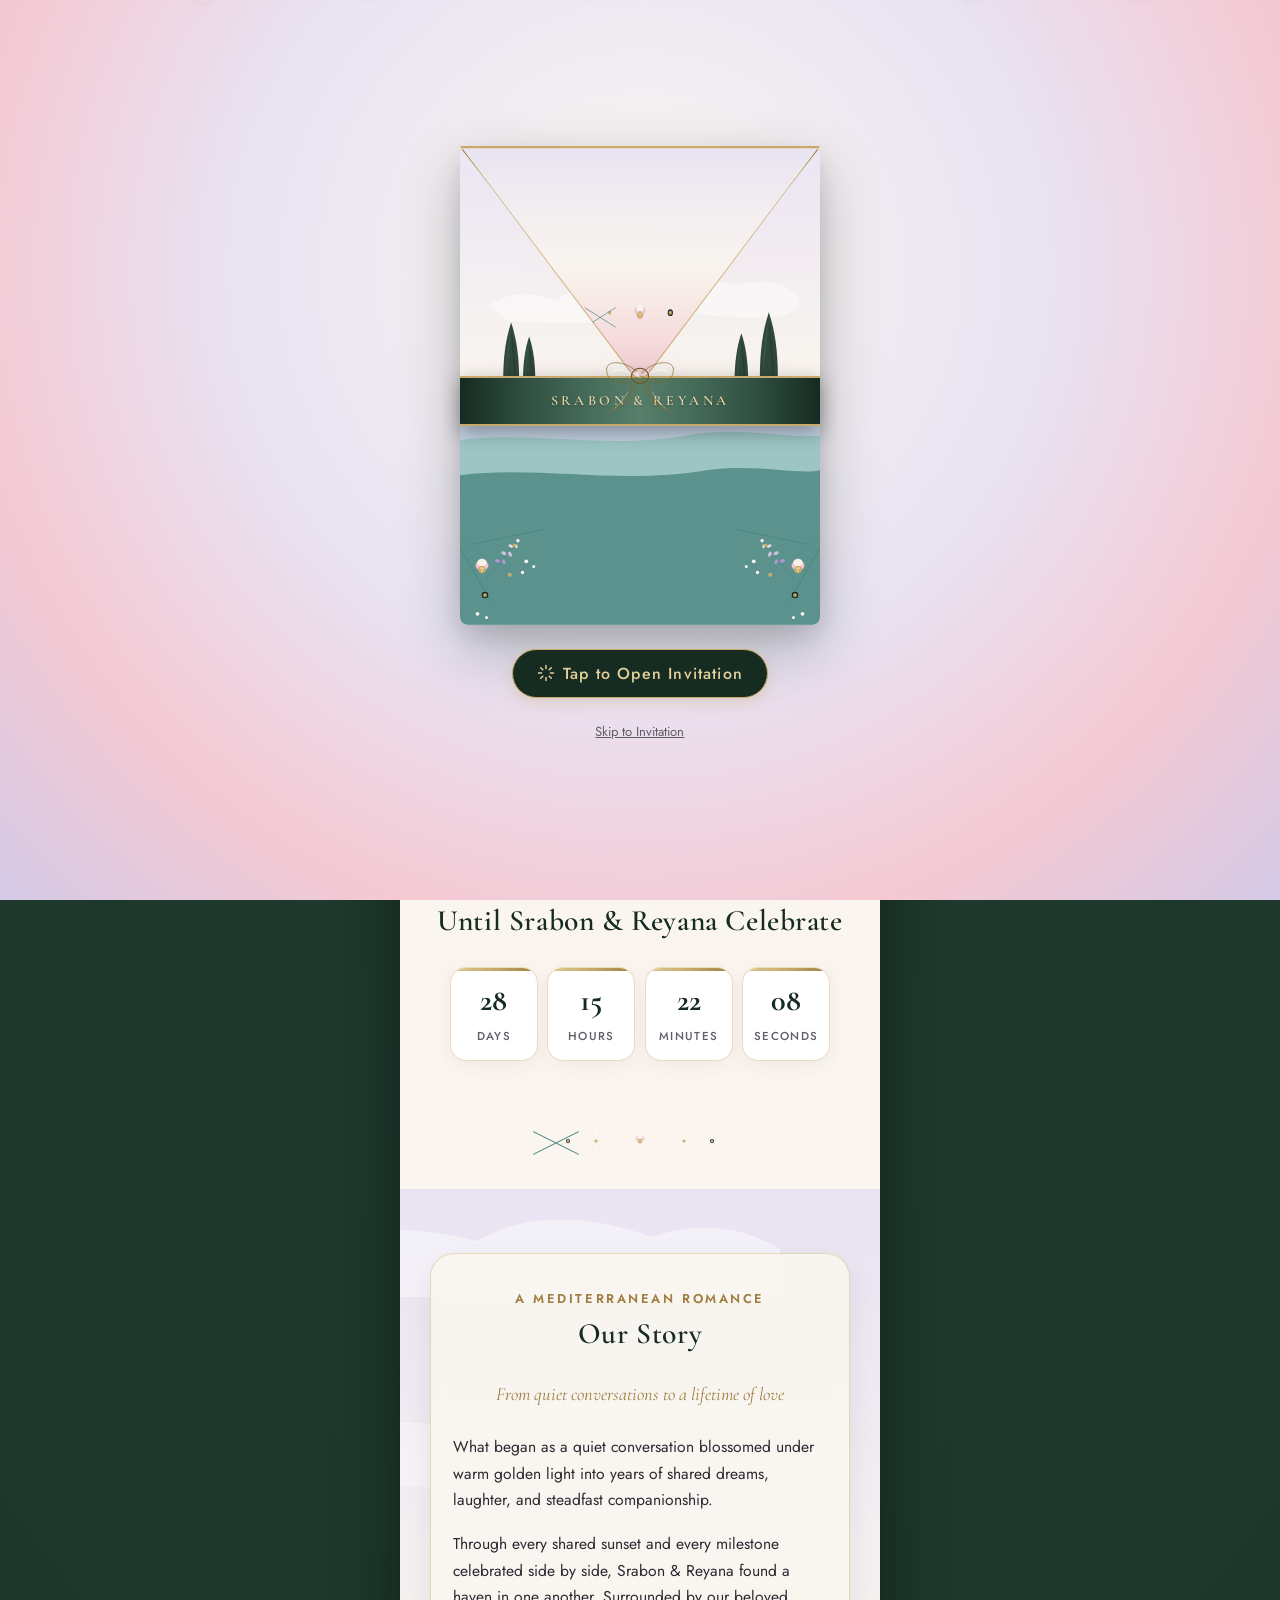
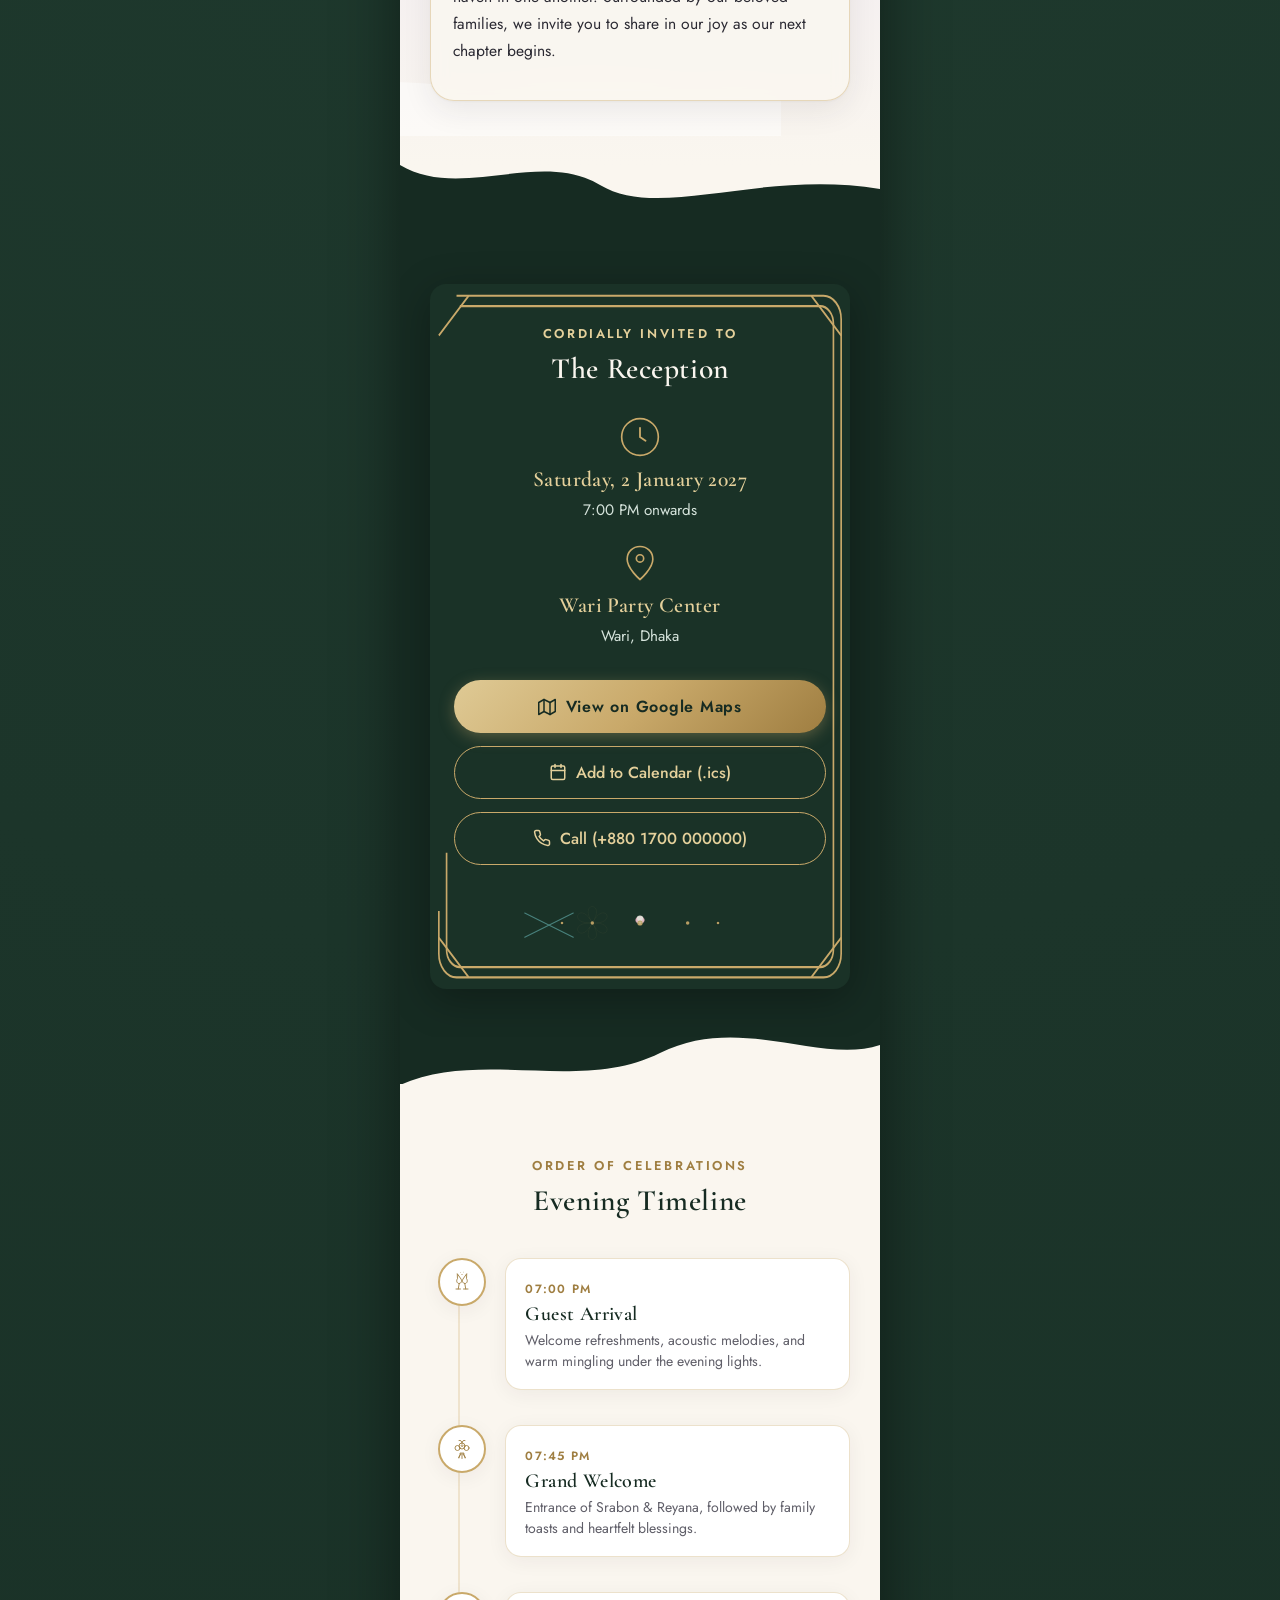
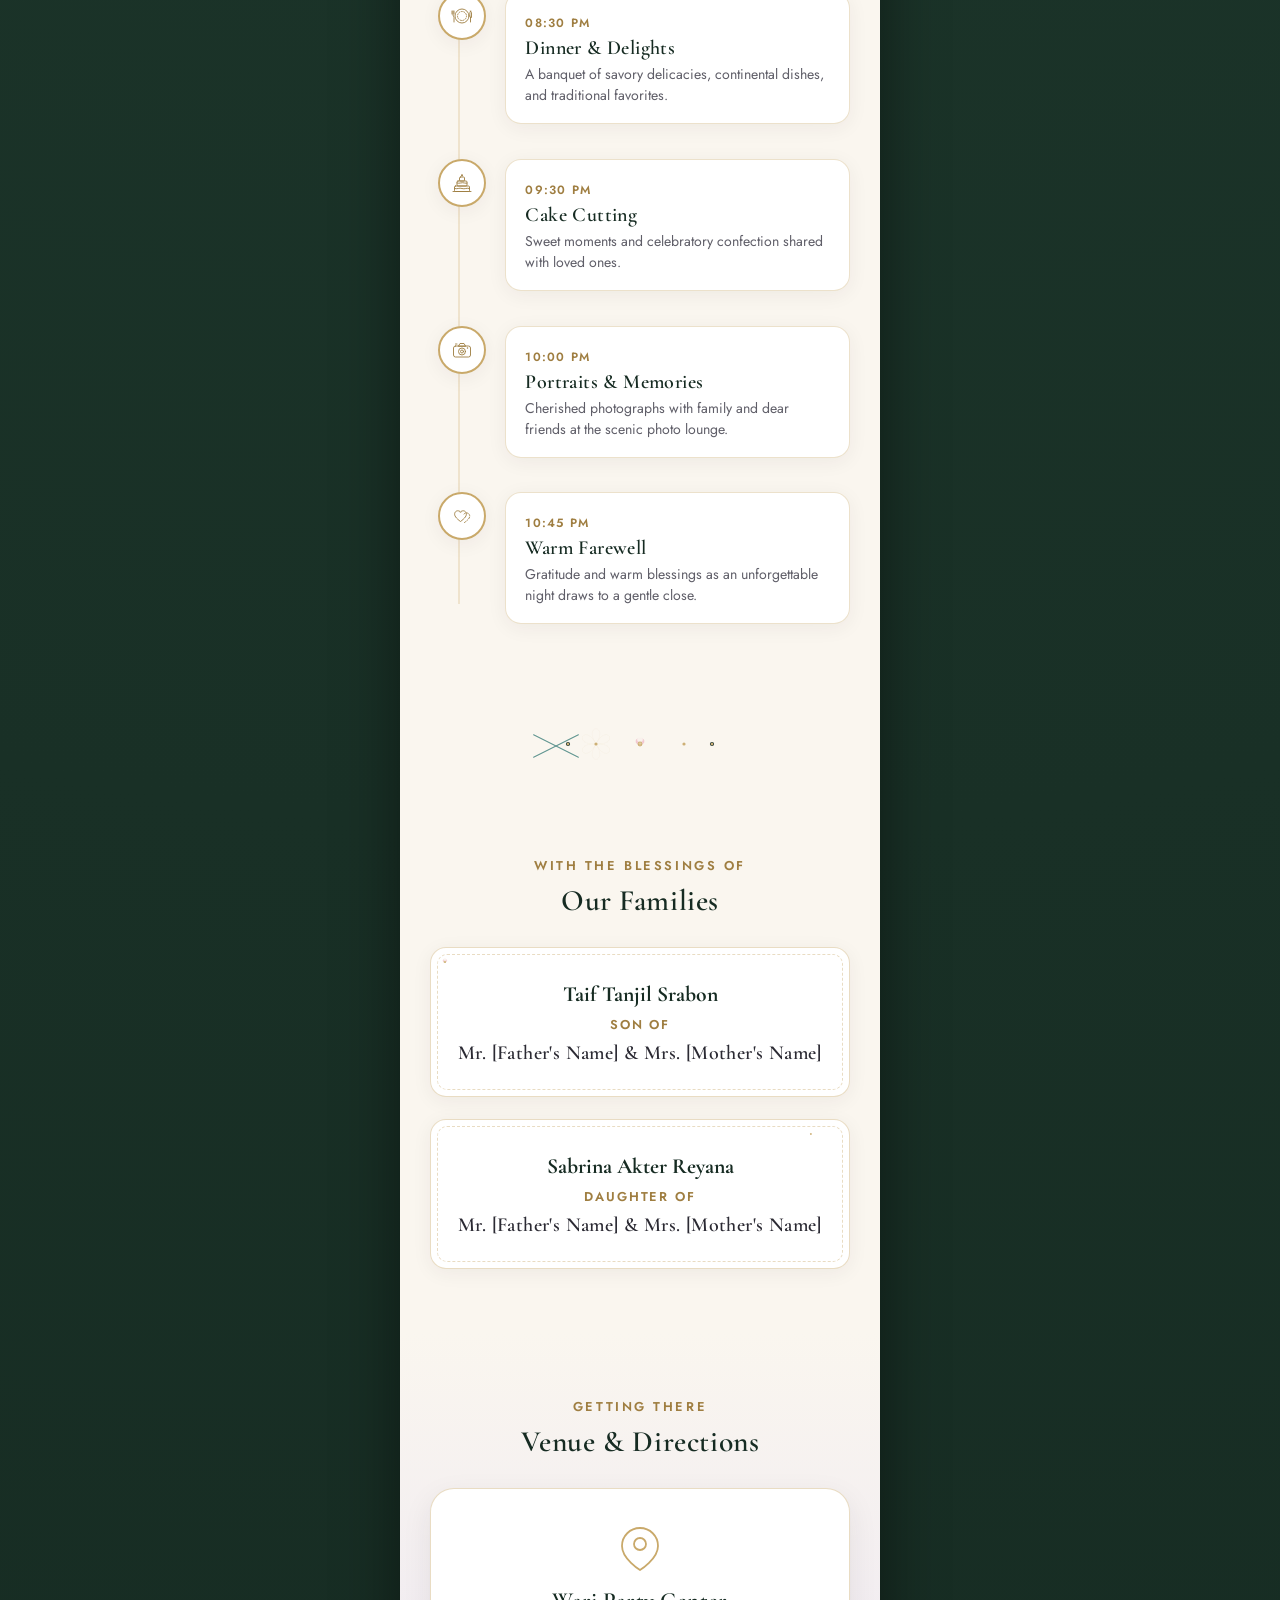
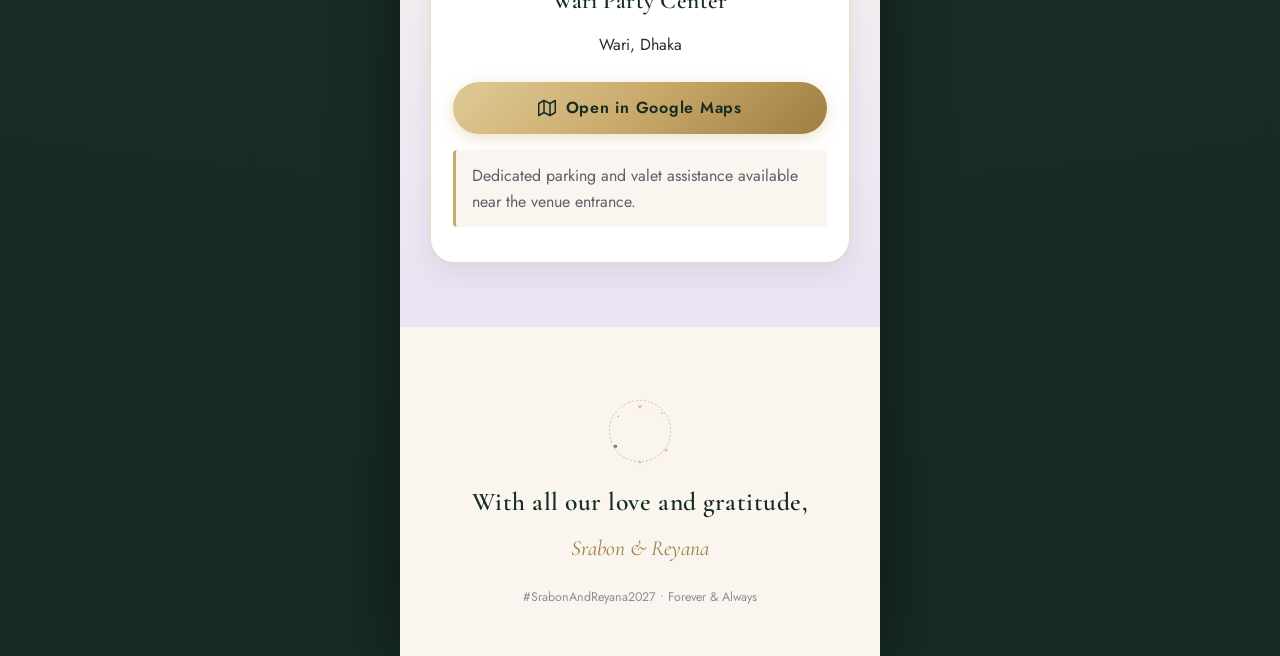
<file: index.html>
<!DOCTYPE html>
<html lang="en">
<head>
  <meta charset="UTF-8">
  <meta name="viewport" content="width=device-width, initial-scale=1.0, viewport-fit=cover">
  <meta name="theme-color" content="#162B22">
  <meta name="description" content="Wedding Reception of Srabon & Reyana — Saturday, 2 January 2027 at Wari Party Center, Dhaka.">
  
  <!-- Open Graph -->
  <meta property="og:title" content="Srabon & Reyana — Wedding Reception Invitation">
  <meta property="og:description" content="Together with their families, Srabon & Reyana cordially invite you to celebrate their wedding reception on Saturday, 2 January 2027 at Wari Party Center, Dhaka.">
  <meta property="og:type" content="website">

  <!-- Inline SVG Favicon (Zero external file dependencies) -->
  <link rel="icon" type="image/svg+xml" href="data:image/svg+xml,%3Csvg xmlns='http://www.w3.org/2000/svg' viewBox='0 0 32 32'%3E%3Ccircle cx='16' cy='16' r='15' fill='%23162B22'/%3E%3Cpath d='M16 7 C12 12 7 14 7 19 C7 23 10 26 16 26 C22 26 25 23 25 19 C25 14 20 12 16 7 Z' fill='%23C9A96A'/%3E%3C/svg%3E">

  <title>Srabon &amp; Reyana — Wedding Reception</title>

  <!-- Google Fonts (Swap enabled with system fallbacks) -->
  <link rel="preconnect" href="https://fonts.googleapis.com">
  <link rel="preconnect" href="https://fonts.gstatic.com" crossorigin>
  <link href="https://fonts.googleapis.com/css2?family=Cormorant+Garamond:ital,wght@0,400;0,600;0,700;1,400;1,600&family=Jost:wght@300;400;500;600&display=swap" rel="stylesheet">

  <link rel="stylesheet" href="style.css">

  <!-- Graceful Fallback if JS is disabled: Envelope hides so content is directly accessible -->
  <noscript>
    <style>
      #envelope-overlay { display: none !important; }
      .reveal-on-scroll { opacity: 1 !important; transform: none !important; }
      .story-p { opacity: 1 !important; transform: none !important; }
      .draw-path, .reception-gold-frame-svg rect, .reception-gold-frame-svg path { stroke-dashoffset: 0 !important; }
    </style>
  </noscript>

  <!-- Hard Reliability Rule: Classic defer scripts, config first then app -->
  <script defer src="config.js"></script>
  <script defer src="app.js"></script>
</head>
<body>

  <!-- ======================================================================
       SVG SPRITE DEFINITIONS (Painterly Mediterranean Botanical Library)
       ====================================================================== -->
  <svg style="display: none;" xmlns="http://www.w3.org/2000/svg">
    <defs>
      <!-- Gradients for Painterly Botanical Artwork -->
      <radialGradient id="grad-peony-blush" cx="50%" cy="40%" r="65%">
        <stop offset="0%" stop-color="#FAF6EF" />
        <stop offset="40%" stop-color="#FCE4EC" />
        <stop offset="80%" stop-color="#F4C9D3" />
        <stop offset="100%" stop-color="#E29CAE" />
      </radialGradient>

      <radialGradient id="grad-peony-white" cx="50%" cy="40%" r="65%">
        <stop offset="0%" stop-color="#FFFFFF" />
        <stop offset="50%" stop-color="#FAF6EF" />
        <stop offset="85%" stop-color="#EFE7DA" />
        <stop offset="100%" stop-color="#DDD3C1" />
      </radialGradient>

      <radialGradient id="grad-rose-lavender" cx="45%" cy="35%" r="65%">
        <stop offset="0%" stop-color="#FAF6EF" />
        <stop offset="45%" stop-color="#E9E3F3" />
        <stop offset="80%" stop-color="#D1C0E6" />
        <stop offset="100%" stop-color="#AF97CC" />
      </radialGradient>

      <radialGradient id="grad-anemone-blue" cx="50%" cy="45%" r="60%">
        <stop offset="0%" stop-color="#FAF6EF" />
        <stop offset="40%" stop-color="#D2E1EF" />
        <stop offset="80%" stop-color="#A9C4DE" />
        <stop offset="100%" stop-color="#7B9BBF" />
      </radialGradient>

      <linearGradient id="grad-leaf-sage" x1="0%" y1="0%" x2="100%" y2="100%">
        <stop offset="0%" stop-color="#A2CDC9" />
        <stop offset="50%" stop-color="#8DC1BE" />
        <stop offset="100%" stop-color="#4E8A86" />
      </linearGradient>

      <linearGradient id="grad-leaf-deep" x1="0%" y1="0%" x2="100%" y2="100%">
        <stop offset="0%" stop-color="#3D6A56" />
        <stop offset="50%" stop-color="#1F3A2E" />
        <stop offset="100%" stop-color="#162B22" />
      </linearGradient>

      <linearGradient id="grad-gold-metallic" x1="0%" y1="0%" x2="100%" y2="100%">
        <stop offset="0%" stop-color="#EEDFB8" />
        <stop offset="40%" stop-color="#C9A96A" />
        <stop offset="70%" stop-color="#DFCA95" />
        <stop offset="100%" stop-color="#9C7B3B" />
      </linearGradient>

      <linearGradient id="grad-cliff" x1="0%" y1="0%" x2="100%" y2="100%">
        <stop offset="0%" stop-color="#D4C2AA" />
        <stop offset="50%" stop-color="#A58C73" />
        <stop offset="100%" stop-color="#6F5844" />
      </linearGradient>

      <!-- 1. Rich Layered Peony (Blush) -->
      <symbol id="peony-blush" viewBox="0 0 100 100">
        <g transform="translate(50, 50)">
          <!-- Outer Ring Petals -->
          <path d="M0 0 C-18 -28 -14 -46 0 -48 C14 -46 18 -28 0 0 Z" fill="url(#grad-peony-blush)" />
          <path d="M0 0 C-18 -28 -14 -46 0 -48 C14 -46 18 -28 0 0 Z" fill="url(#grad-peony-blush)" transform="rotate(60)" />
          <path d="M0 0 C-18 -28 -14 -46 0 -48 C14 -46 18 -28 0 0 Z" fill="url(#grad-peony-blush)" transform="rotate(120)" />
          <path d="M0 0 C-18 -28 -14 -46 0 -48 C14 -46 18 -28 0 0 Z" fill="url(#grad-peony-blush)" transform="rotate(180)" />
          <path d="M0 0 C-18 -28 -14 -46 0 -48 C14 -46 18 -28 0 0 Z" fill="url(#grad-peony-blush)" transform="rotate(240)" />
          <path d="M0 0 C-18 -28 -14 -46 0 -48 C14 -46 18 -28 0 0 Z" fill="url(#grad-peony-blush)" transform="rotate(300)" />
          <!-- Middle Ring Petals -->
          <path d="M0 0 C-14 -20 -10 -36 0 -36 C10 -36 14 -20 0 0 Z" fill="url(#grad-peony-blush)" opacity="0.95" transform="rotate(30)" />
          <path d="M0 0 C-14 -20 -10 -36 0 -36 C10 -36 14 -20 0 0 Z" fill="url(#grad-peony-blush)" opacity="0.95" transform="rotate(90)" />
          <path d="M0 0 C-14 -20 -10 -36 0 -36 C10 -36 14 -20 0 0 Z" fill="url(#grad-peony-blush)" opacity="0.95" transform="rotate(150)" />
          <path d="M0 0 C-14 -20 -10 -36 0 -36 C10 -36 14 -20 0 0 Z" fill="url(#grad-peony-blush)" opacity="0.95" transform="rotate(210)" />
          <path d="M0 0 C-14 -20 -10 -36 0 -36 C10 -36 14 -20 0 0 Z" fill="url(#grad-peony-blush)" opacity="0.95" transform="rotate(270)" />
          <path d="M0 0 C-14 -20 -10 -36 0 -36 C10 -36 14 -20 0 0 Z" fill="url(#grad-peony-blush)" opacity="0.95" transform="rotate(330)" />
          <!-- Inner Cupped Petals -->
          <path d="M-10 -5 C-12 -18 12 -18 10 -5 C8 4 -8 4 -10 -5 Z" fill="#F4C9D3" stroke="#E29CAE" stroke-width="0.75" />
          <path d="M-7 -10 C-10 -20 10 -20 7 -10 C5 -3 -5 -3 -7 -10 Z" fill="#FAF6EF" opacity="0.9" />
          <!-- Golden Center Stamen -->
          <circle cx="0" cy="0" r="6" fill="#C9A96A" />
          <circle cx="-2" cy="-2" r="1.5" fill="#EEDFB8" />
          <circle cx="2" cy="-2" r="1.5" fill="#EEDFB8" />
          <circle cx="0" cy="2" r="1.5" fill="#EEDFB8" />
        </g>
      </symbol>

      <!-- 2. Rich Layered Peony (White Silk) -->
      <symbol id="peony-white" viewBox="0 0 100 100">
        <g transform="translate(50, 50)">
          <path d="M0 0 C-18 -28 -14 -46 0 -48 C14 -46 18 -28 0 0 Z" fill="url(#grad-peony-white)" stroke="rgba(201, 169, 106, 0.3)" stroke-width="0.5" />
          <path d="M0 0 C-18 -28 -14 -46 0 -48 C14 -46 18 -28 0 0 Z" fill="url(#grad-peony-white)" stroke="rgba(201, 169, 106, 0.3)" stroke-width="0.5" transform="rotate(60)" />
          <path d="M0 0 C-18 -28 -14 -46 0 -48 C14 -46 18 -28 0 0 Z" fill="url(#grad-peony-white)" stroke="rgba(201, 169, 106, 0.3)" stroke-width="0.5" transform="rotate(120)" />
          <path d="M0 0 C-18 -28 -14 -46 0 -48 C14 -46 18 -28 0 0 Z" fill="url(#grad-peony-white)" stroke="rgba(201, 169, 106, 0.3)" stroke-width="0.5" transform="rotate(180)" />
          <path d="M0 0 C-18 -28 -14 -46 0 -48 C14 -46 18 -28 0 0 Z" fill="url(#grad-peony-white)" stroke="rgba(201, 169, 106, 0.3)" stroke-width="0.5" transform="rotate(240)" />
          <path d="M0 0 C-18 -28 -14 -46 0 -48 C14 -46 18 -28 0 0 Z" fill="url(#grad-peony-white)" stroke="rgba(201, 169, 106, 0.3)" stroke-width="0.5" transform="rotate(300)" />
          <path d="M0 0 C-14 -20 -10 -36 0 -36 C10 -36 14 -20 0 0 Z" fill="url(#grad-peony-white)" opacity="0.95" transform="rotate(30)" />
          <path d="M0 0 C-14 -20 -10 -36 0 -36 C10 -36 14 -20 0 0 Z" fill="url(#grad-peony-white)" opacity="0.95" transform="rotate(90)" />
          <path d="M0 0 C-14 -20 -10 -36 0 -36 C10 -36 14 -20 0 0 Z" fill="url(#grad-peony-white)" opacity="0.95" transform="rotate(150)" />
          <path d="M0 0 C-14 -20 -10 -36 0 -36 C10 -36 14 -20 0 0 Z" fill="url(#grad-peony-white)" opacity="0.95" transform="rotate(210)" />
          <circle cx="0" cy="0" r="5" fill="#C9A96A" />
        </g>
      </symbol>

      <!-- 3. Lavender Swirl Rose -->
      <symbol id="rose-lavender" viewBox="0 0 80 80">
        <g transform="translate(40, 40)">
          <path d="M0 0 C-14 -22 -8 -34 0 -34 C8 -34 14 -22 0 0 Z" fill="url(#grad-rose-lavender)" />
          <path d="M0 0 C-14 -22 -8 -34 0 -34 C8 -34 14 -22 0 0 Z" fill="url(#grad-rose-lavender)" transform="rotate(72)" />
          <path d="M0 0 C-14 -22 -8 -34 0 -34 C8 -34 14 -22 0 0 Z" fill="url(#grad-rose-lavender)" transform="rotate(144)" />
          <path d="M0 0 C-14 -22 -8 -34 0 -34 C8 -34 14 -22 0 0 Z" fill="url(#grad-rose-lavender)" transform="rotate(216)" />
          <path d="M0 0 C-14 -22 -8 -34 0 -34 C8 -34 14 -22 0 0 Z" fill="url(#grad-rose-lavender)" transform="rotate(288)" />
          <circle cx="0" cy="0" r="4" fill="#C9A96A" />
        </g>
      </symbol>

      <!-- 4. Mediterranean Anemone (Dusty Blue) -->
      <symbol id="anemone-blue" viewBox="0 0 80 80">
        <g transform="translate(40, 40)">
          <path d="M0 0 C-15 -22 -6 -32 0 -32 C6 -32 15 -22 0 0 Z" fill="url(#grad-anemone-blue)" />
          <path d="M0 0 C-15 -22 -6 -32 0 -32 C6 -32 15 -22 0 0 Z" fill="url(#grad-anemone-blue)" transform="rotate(45)" />
          <path d="M0 0 C-15 -22 -6 -32 0 -32 C6 -32 15 -22 0 0 Z" fill="url(#grad-anemone-blue)" transform="rotate(90)" />
          <path d="M0 0 C-15 -22 -6 -32 0 -32 C6 -32 15 -22 0 0 Z" fill="url(#grad-anemone-blue)" transform="rotate(135)" />
          <path d="M0 0 C-15 -22 -6 -32 0 -32 C6 -32 15 -22 0 0 Z" fill="url(#grad-anemone-blue)" transform="rotate(180)" />
          <path d="M0 0 C-15 -22 -6 -32 0 -32 C6 -32 15 -22 0 0 Z" fill="url(#grad-anemone-blue)" transform="rotate(225)" />
          <path d="M0 0 C-15 -22 -6 -32 0 -32 C6 -32 15 -22 0 0 Z" fill="url(#grad-anemone-blue)" transform="rotate(270)" />
          <path d="M0 0 C-15 -22 -6 -32 0 -32 C6 -32 15 -22 0 0 Z" fill="url(#grad-anemone-blue)" transform="rotate(315)" />
          <circle cx="0" cy="0" r="7" fill="#162B22" />
          <circle cx="0" cy="0" r="4" fill="#C9A96A" />
        </g>
      </symbol>

      <!-- 5. Olive Branch with Veins -->
      <symbol id="olive-branch" viewBox="0 0 90 50">
        <path d="M5 45 Q35 30 85 5" fill="none" stroke="#4E8A86" stroke-width="1.8" stroke-linecap="round" />
        <!-- Leaves -->
        <path d="M25 36 C35 24 50 25 55 18 C42 22 30 30 25 36 Z" fill="url(#grad-leaf-sage)" />
        <path d="M40 28 C50 16 65 17 70 10 C57 14 45 22 40 28 Z" fill="url(#grad-leaf-sage)" />
        <path d="M15 42 C20 30 32 30 35 25 C26 28 18 35 15 42 Z" fill="url(#grad-leaf-deep)" opacity="0.85" />
        <path d="M60 18 C70 8 82 9 86 3 C74 7 64 13 60 18 Z" fill="url(#grad-leaf-sage)" />
      </symbol>

      <!-- 6. Eucalyptus Spray -->
      <symbol id="eucalyptus-spray" viewBox="0 0 60 100">
        <path d="M30 95 Q30 50 30 5" fill="none" stroke="#4E8A86" stroke-width="1.5" stroke-linecap="round" />
        <ellipse cx="20" cy="80" rx="14" ry="10" transform="rotate(-25 20 80)" fill="url(#grad-leaf-sage)" opacity="0.9" />
        <ellipse cx="40" cy="70" rx="14" ry="10" transform="rotate(25 40 70)" fill="url(#grad-leaf-sage)" opacity="0.85" />
        <ellipse cx="22" cy="50" rx="12" ry="8" transform="rotate(-20 22 50)" fill="url(#grad-leaf-sage)" opacity="0.9" />
        <ellipse cx="38" cy="40" rx="12" ry="8" transform="rotate(20 38 40)" fill="url(#grad-leaf-sage)" opacity="0.85" />
        <ellipse cx="25" cy="22" rx="10" ry="7" transform="rotate(-15 25 22)" fill="url(#grad-leaf-sage)" opacity="0.95" />
        <ellipse cx="34" cy="12" rx="8" ry="6" transform="rotate(15 34 12)" fill="url(#grad-leaf-sage)" />
      </symbol>

      <!-- 7. Lavender Sprig -->
      <symbol id="lavender-sprig" viewBox="0 0 30 90">
        <path d="M15 90 L15 15" stroke="#4E8A86" stroke-width="1.2" />
        <!-- Florets -->
        <ellipse cx="11" cy="55" rx="4" ry="2.5" fill="#AF97CC" transform="rotate(-20 11 55)" />
        <ellipse cx="19" cy="50" rx="4" ry="2.5" fill="#AF97CC" transform="rotate(20 19 50)" />
        <ellipse cx="11" cy="40" rx="4" ry="2.5" fill="#D1C0E6" transform="rotate(-20 11 40)" />
        <ellipse cx="19" cy="35" rx="4" ry="2.5" fill="#D1C0E6" transform="rotate(20 19 35)" />
        <ellipse cx="12" cy="25" rx="3.5" ry="2" fill="#E9E3F3" transform="rotate(-15 12 25)" />
        <ellipse cx="18" cy="20" rx="3.5" ry="2" fill="#E9E3F3" transform="rotate(15 18 20)" />
        <circle cx="15" cy="12" r="2.5" fill="#FAF6EF" />
      </symbol>

      <!-- 8. Cypress Tree -->
      <symbol id="symbol-cypress" viewBox="0 0 40 120">
        <path d="M18 100 L22 100 L21 118 L19 118 Z" fill="#4E3B2B" />
        <path d="M20 2 C12 25 8 50 8 85 C8 98 12 104 20 104 C28 104 32 98 32 85 C32 50 28 25 20 2 Z" fill="#1F3A2E" />
        <path d="M20 10 C15 30 12 55 12 80 C15 65 17 40 20 10 Z" fill="#2E5242" opacity="0.6" />
        <path d="M20 15 C24 35 27 60 26 82 C24 68 22 45 20 15 Z" fill="#162B22" opacity="0.8" />
      </symbol>

      <!-- 9. Lush Corner Arrangement (Composed Bouquet) -->
      <symbol id="floral-corner-lush" viewBox="0 0 160 160">
        <g>
          <!-- Background Sprigs -->
          <use href="#eucalyptus-spray" x="0" y="0" width="80" height="120" transform="rotate(-30 40 60)" />
          <use href="#olive-branch" x="40" y="-10" width="100" height="60" transform="rotate(15 80 20)" />
          <use href="#lavender-sprig" x="70" y="10" width="30" height="80" transform="rotate(40 85 50)" />
          <!-- Main Peonies and Roses -->
          <use href="#peony-blush" x="15" y="25" width="82" height="82" />
          <use href="#rose-lavender" x="65" y="45" width="56" height="56" />
          <use href="#anemone-blue" x="35" y="75" width="50" height="50" />
          <use href="#peony-white" x="75" y="10" width="48" height="48" />
          <!-- Small Accent Dots (Baby's-breath) -->
          <circle cx="115" cy="55" r="2.5" fill="#FAF6EF" />
          <circle cx="125" cy="62" r="2" fill="#FAF6EF" />
          <circle cx="110" cy="70" r="2.2" fill="#FAF6EF" />
          <circle cx="50" cy="125" r="2.5" fill="#FAF6EF" />
          <circle cx="62" cy="130" r="2" fill="#FAF6EF" />
        </g>
      </symbol>

      <!-- 10. Horizontal Floral Garland Swag -->
      <symbol id="floral-garland" viewBox="0 0 320 60">
        <g transform="translate(160, 30)">
          <!-- Central Rose & Flanking Peonies -->
          <use href="#peony-blush" x="-25" y="-25" width="50" height="50" />
          <use href="#peony-white" x="-75" y="-20" width="40" height="40" />
          <use href="#rose-lavender" x="35" y="-20" width="40" height="40" />
          <use href="#olive-branch" x="-140" y="-15" width="70" height="35" />
          <use href="#olive-branch" x="70" y="-15" width="70" height="35" transform="scale(-1, 1)" />
          <use href="#anemone-blue" x="-105" y="-15" width="30" height="30" />
          <use href="#anemone-blue" x="75" y="-15" width="30" height="30" />
        </g>
      </symbol>

      <!-- 11. Botanical Wreath -->
      <symbol id="floral-wreath" viewBox="0 0 120 120">
        <g transform="translate(60, 60)">
          <circle cx="0" cy="0" r="46" fill="none" stroke="#C9A96A" stroke-width="1.2" stroke-dasharray="3 3" />
          <!-- Wreath Foliage & Accents -->
          <use href="#peony-blush" x="-16" y="-52" width="32" height="32" />
          <use href="#peony-white" x="20" y="-40" width="26" height="26" />
          <use href="#rose-lavender" x="-46" y="-35" width="26" height="26" />
          <use href="#anemone-blue" x="-50" y="10" width="26" height="26" />
          <use href="#peony-blush" x="25" y="15" width="28" height="28" />
          <use href="#peony-white" x="-15" y="32" width="30" height="30" />
        </g>
      </symbol>

      <!-- 6 Thin Gold Line Icons (viewBox 0 0 48 48) -->
      <symbol id="icon-champagne" viewBox="0 0 48 48">
        <g fill="none" stroke="currentColor" stroke-width="1.8" stroke-linecap="round" stroke-linejoin="round">
          <path d="M15 8 L22 18 C23.5 20 23.5 23 22 25 L21 26 C19.5 27.5 17 27.5 15.5 26 L14.5 25 C13 23 13 20 14.5 18 Z" />
          <path d="M18.5 26.5 L16.5 38" />
          <path d="M12 38 L21 38" />
          <path d="M33 8 L26 18 C24.5 20 24.5 23 26 25 L27 26 C28.5 27.5 31 27.5 32.5 26 L33.5 25 C35 23 35 20 33.5 18 Z" />
          <path d="M29.5 26.5 L31.5 38" />
          <path d="M27 38 L36 38" />
          <circle cx="24" cy="9" r="1" fill="currentColor" stroke="none" />
          <circle cx="21" cy="5" r="0.75" fill="currentColor" stroke="none" />
          <circle cx="27" cy="4" r="0.75" fill="currentColor" stroke="none" />
        </g>
      </symbol>

      <symbol id="icon-bouquet" viewBox="0 0 48 48">
        <g fill="none" stroke="currentColor" stroke-width="1.8" stroke-linecap="round" stroke-linejoin="round">
          <path d="M21 32 L18 42" />
          <path d="M24 32 L24 43" />
          <path d="M27 32 L30 42" />
          <path d="M19 33 C22 31 26 31 29 33 C26 35 22 35 19 33 Z" fill="currentColor" opacity="0.3" />
          <path d="M22 34 C20 37 18 39 17 41" />
          <path d="M26 34 C28 37 30 39 31 41" />
          <circle cx="24" cy="18" r="6" />
          <path d="M22 17 C23 15 25 15 26 17 C26 19 24 20 23 19" />
          <circle cx="15" cy="22" r="5" />
          <circle cx="33" cy="22" r="5" />
          <path d="M24 12 C24 8 21 6 18 7" />
          <path d="M24 12 C24 8 27 6 30 7" />
        </g>
      </symbol>

      <symbol id="icon-cutlery" viewBox="0 0 48 48">
        <g fill="none" stroke="currentColor" stroke-width="1.8" stroke-linecap="round" stroke-linejoin="round">
          <circle cx="24" cy="24" r="14" />
          <circle cx="24" cy="24" r="9" stroke-dasharray="2 3" />
          <path d="M6 14 L6 22 C6 24 8 25 8 27 L8 36" />
          <path d="M4 14 L4 20" />
          <path d="M8 14 L8 20" />
          <path d="M41 14 C39 16 39 24 41 27 L41 36" />
          <path d="M41 14 L43 17 L43 27 L41 27" />
        </g>
      </symbol>

      <symbol id="icon-camera" viewBox="0 0 48 48">
        <g fill="none" stroke="currentColor" stroke-width="1.8" stroke-linecap="round" stroke-linejoin="round">
          <rect x="7" y="16" width="34" height="22" rx="4" />
          <path d="M17 16 L20 11 L28 11 L31 16 Z" />
          <path d="M11 12 L14 12" />
          <circle cx="24" cy="27" r="7" />
          <circle cx="24" cy="27" r="3" />
          <circle cx="35" cy="20" r="1.5" fill="currentColor" stroke="none" />
        </g>
      </symbol>

      <symbol id="icon-cake" viewBox="0 0 48 48">
        <g fill="none" stroke="currentColor" stroke-width="1.8" stroke-linecap="round" stroke-linejoin="round">
          <rect x="9" y="30" width="30" height="11" rx="2" />
          <path d="M9 35 C14 37 19 33 24 35 C29 37 34 33 39 35" />
          <rect x="14" y="20" width="20" height="10" rx="2" />
          <path d="M14 24 C19 26 24 22 29 24 C31 25 33 24 34 24" />
          <rect x="19" y="12" width="10" height="8" rx="2" />
          <path d="M22 8 C22 6 24 6 24 8 C24 6 26 6 26 8 C26 10 24 11 24 11 C24 11 22 10 22 8 Z" fill="currentColor" stroke="none" />
          <path d="M6 41 L42 41" />
        </g>
      </symbol>

      <symbol id="icon-heart" viewBox="0 0 48 48">
        <g fill="none" stroke="currentColor" stroke-width="1.8" stroke-linecap="round" stroke-linejoin="round">
          <path d="M21 16 C18 12 12 13 10 17 C7 23 13 29 21 35 C29 29 35 23 32 17 C30 13 24 12 21 16 Z" />
          <path d="M28 20 C32 16 38 18 39 22 C41 27 36 32 29 37" stroke-dasharray="3 3" />
        </g>
      </symbol>
    </defs>
  </svg>

  <!-- ======================================================================
       BACKGROUND MUSIC & FLOATING TOGGLE
       ====================================================================== -->
  <audio id="bg-audio" loop preload="none"></audio>
  <button id="music-toggle-btn" class="music-toggle hidden" aria-label="Toggle background music" title="Toggle Music">
    <svg width="22" height="22" viewBox="0 0 24 24" fill="none" stroke="currentColor" stroke-width="2" stroke-linecap="round" stroke-linejoin="round">
      <path d="M9 18V5l12-2v13" />
      <circle cx="6" cy="18" r="3" />
      <circle cx="18" cy="16" r="3" />
    </svg>
  </button>

  <!-- ======================================================================
       SECTION 1: 3D ENVELOPE INTRO (Luxury Painted Wedding Envelope)
       ====================================================================== -->
  <section id="envelope-overlay" aria-label="Wedding Envelope Invitation">
    
    <!-- Background Slow Drifting Petals behind Envelope -->
    <div class="envelope-bg-petals" aria-hidden="true">
      <div class="envelope-drift-petal p1"></div>
      <div class="envelope-drift-petal p2"></div>
      <div class="envelope-drift-petal p3"></div>
      <div class="envelope-drift-petal p4"></div>
      <div class="envelope-drift-petal p5"></div>
    </div>

    <div class="envelope-stage">
      <div id="envelope-container" role="button" tabindex="0" aria-label="Tap to open the wedding reception invitation">
        
        <!-- Back Base & Luxury Dark-Green Lining -->
        <div class="envelope-back">
          <div class="envelope-lining">
            <svg class="lining-pattern" viewBox="0 0 100 100" preserveAspectRatio="none">
              <path d="M0 0 L100 100 M100 0 L0 100" stroke="#C9A96A" stroke-width="0.8" opacity="0.3" />
              <circle cx="50" cy="50" r="30" stroke="#C9A96A" stroke-width="0.8" fill="none" opacity="0.3" />
              <use href="#peony-blush" x="25" y="25" width="50" height="50" opacity="0.7" />
            </svg>
          </div>
        </div>

        <!-- The Invitation Card nestled inside (Miniature Hero Replica for seamless FLIP zoom) -->
        <div id="envelope-card">
          <div class="envelope-card-inner">
            <!-- Miniature Floral Corner Frames on Card -->
            <svg class="card-mini-corner card-corner-tl" viewBox="0 0 80 80">
              <path d="M8 70 L8 8 L70 8" fill="none" stroke="#C9A96A" stroke-width="1.2" />
              <use href="#peony-blush" x="2" y="2" width="26" height="26" />
            </svg>
            <svg class="card-mini-corner card-corner-tr" viewBox="0 0 80 80">
              <path d="M8 70 L8 8 L70 8" fill="none" stroke="#C9A96A" stroke-width="1.2" />
              <use href="#rose-lavender" x="2" y="2" width="24" height="24" />
            </svg>

            <!-- Card Monogram -->
            <div class="envelope-card-monogram">
              <svg viewBox="0 0 60 60" fill="none">
                <circle cx="30" cy="30" r="26" stroke="#C9A96A" stroke-dasharray="3 3" />
                <use href="#floral-wreath" x="5" y="5" width="50" height="50" opacity="0.8" />
                <text x="30" y="37" font-family="'Cormorant Garamond', Georgia, serif" font-size="22" font-weight="700" fill="#162B22" text-anchor="middle">S &amp; R</text>
              </svg>
            </div>

            <p class="envelope-card-opening">Together with their families</p>
            <h2 class="envelope-card-names">Srabon &amp; Reyana</h2>
            <div class="envelope-card-divider">
              <span class="card-line"></span>
              <span class="card-event-badge">Wedding Reception</span>
              <span class="card-line"></span>
            </div>
            <p class="envelope-card-date">Saturday, 2 January 2027</p>
            <p class="envelope-card-venue">Wari Party Center</p>
          </div>
        </div>

        <!-- Lower Front Pocket with Coastal Landscape Art & Overlapping Florals -->
        <div class="envelope-pocket">
          <svg class="pocket-artwork" viewBox="0 0 380 480" preserveAspectRatio="none">
            <defs>
              <linearGradient id="pocket-sky" x1="0" y1="0" x2="0" y2="100%">
                <stop offset="0%" stop-color="#E9E3F3" />
                <stop offset="50%" stop-color="#FAF6EF" />
                <stop offset="100%" stop-color="#F4C9D3" />
              </linearGradient>
            </defs>
            <!-- Sky -->
            <rect width="100%" height="100%" fill="url(#pocket-sky)" />
            <!-- Soft Distant Cloud Blobs -->
            <path d="M30 160 Q60 140 100 155 Q130 135 170 150 Q200 165 170 175 Q120 180 50 175 Z" fill="#FFFFFF" opacity="0.55" />
            <path d="M220 140 Q250 125 290 140 Q330 130 350 145 Q370 160 340 170 Q280 175 230 165 Z" fill="#FFFFFF" opacity="0.45" />
            <!-- Sea Waves Bands -->
            <path d="M0 260 C90 245 180 270 270 255 C320 248 360 255 380 260 L380 480 L0 480 Z" fill="#A9C4DE" opacity="0.75" />
            <path d="M0 295 C70 285 160 305 240 290 C300 280 350 295 380 290 L380 480 L0 480 Z" fill="#8DC1BE" opacity="0.85" />
            <path d="M0 330 C80 320 170 340 260 325 C310 318 360 330 380 325 L380 480 L0 480 Z" fill="#4E8A86" />
            <!-- Mediterranean Cliffs -->
            <path d="M0 255 L60 235 L95 275 L130 310 L90 480 L0 480 Z" fill="url(#grad-cliff)" />
            <path d="M380 240 L310 220 L275 265 L250 305 L280 480 L380 480 Z" fill="url(#grad-cliff)" />
            <!-- Cypress Trees -->
            <use href="#symbol-cypress" x="40" y="175" width="28" height="85" />
            <use href="#symbol-cypress" x="62" y="190" width="22" height="65" />
            <use href="#symbol-cypress" x="310" y="165" width="32" height="95" />
            <use href="#symbol-cypress" x="285" y="185" width="24" height="75" />
            <!-- Gold Trim Line along the pocket crest V-neck -->
            <path d="M0 0 L190 230 L380 0" fill="none" stroke="#C9A96A" stroke-width="2" />
          </svg>

          <!-- Lush Overlapping Floral Clusters Spilling Over Pocket Edges -->
          <div class="pocket-floral-cluster pocket-floral-left">
            <svg viewBox="0 0 160 160" width="120" height="120">
              <use href="#floral-corner-lush" />
            </svg>
          </div>
          <div class="pocket-floral-cluster pocket-floral-right">
            <svg viewBox="0 0 160 160" width="120" height="120" style="transform: scaleX(-1);">
              <use href="#floral-corner-lush" />
            </svg>
          </div>
        </div>

        <!-- Triangular Folding Top Flap with Floral Crest -->
        <div id="envelope-flap">
          <div class="flap-front">
            <svg class="flap-artwork" viewBox="0 0 380 200" preserveAspectRatio="none">
              <rect width="100%" height="100%" fill="url(#pocket-sky)" />
              <path d="M0 0 L190 200 L380 0 Z" fill="none" stroke="#C9A96A" stroke-width="2" />
              <!-- Rich Floral Cluster at the flap tip -->
              <g transform="translate(190, 145)">
                <use href="#peony-blush" x="-26" y="-30" width="52" height="52" />
                <use href="#rose-lavender" x="-48" y="-22" width="32" height="32" />
                <use href="#anemone-blue" x="16" y="-22" width="32" height="32" />
                <use href="#olive-branch" x="-60" y="-12" width="36" height="20" />
                <use href="#olive-branch" x="24" y="-12" width="36" height="20" transform="scale(-1, 1)" />
              </g>
            </svg>
          </div>
          <div class="flap-back"></div>
        </div>

        <!-- Wide Silk Belly Band -->
        <div id="envelope-bellyband">
          <div class="bellyband-silk-sheen"></div>
          <span class="bellyband-text">SRABON &amp; REYANA</span>
        </div>

        <!-- Satin Ribbon Bow with Folds and Shimmer (Centered on Belly Band) -->
        <div id="envelope-bow" aria-hidden="true">
          <svg viewBox="0 0 100 100" fill="none" xmlns="http://www.w3.org/2000/svg">
            <!-- Left Ribbon Loop -->
            <path d="M50 48 C32 30 6 30 12 48 C18 64 42 54 50 50 Z" fill="url(#grad-gold-metallic)" stroke="#8A6A2C" stroke-width="0.8" />
            <path d="M20 44 C25 40 38 46 48 49" stroke="#FFF" stroke-width="1" opacity="0.65" />
            <!-- Right Ribbon Loop -->
            <path d="M50 48 C68 30 94 30 88 48 C82 64 58 54 50 50 Z" fill="url(#grad-gold-metallic)" stroke="#8A6A2C" stroke-width="0.8" />
            <path d="M80 44 C75 40 62 46 52 49" stroke="#FFF" stroke-width="1" opacity="0.65" />
            <!-- Left Ribbon Tail with graceful drape -->
            <path d="M46 52 C38 70 30 84 16 92 C24 85 30 82 38 80 L48 54 Z" fill="url(#grad-gold-metallic)" stroke="#8A6A2C" stroke-width="0.8" />
            <path d="M36 68 C32 76 25 84 20 88" stroke="#FFF" stroke-width="0.8" opacity="0.5" />
            <!-- Right Ribbon Tail -->
            <path d="M54 52 C62 70 70 84 84 92 C76 85 70 82 62 80 L52 54 Z" fill="url(#grad-gold-metallic)" stroke="#8A6A2C" stroke-width="0.8" />
            <path d="M64 68 C68 76 75 84 80 88" stroke="#FFF" stroke-width="0.8" opacity="0.5" />
            <!-- Center Knot with highlight -->
            <ellipse cx="50" cy="50" rx="10" ry="9" fill="url(#grad-gold-metallic)" stroke="#74551E" stroke-width="1.2" />
            <circle cx="48" cy="48" r="3.5" fill="#FFF" opacity="0.5" />
          </svg>
        </div>

      </div>
    </div>

    <!-- Controls Below Envelope -->
    <div class="envelope-controls">
      <button id="envelope-hint">
        <svg width="18" height="18" viewBox="0 0 24 24" fill="none" stroke="currentColor" stroke-width="2" stroke-linecap="round" stroke-linejoin="round">
          <path d="M12 2v4M12 18v4M4.93 4.93l2.83 2.83M16.24 16.24l2.83 2.83M2 12h4M18 12h4M4.93 19.07l2.83-2.83M16.24 7.76l2.83-2.83" />
        </svg>
        <span>Tap to Open Invitation</span>
      </button>
      <a href="#hero" id="skip-envelope-btn" class="skip-btn">Skip to Invitation</a>
    </div>
  </section>

  <!-- ======================================================================
       MAIN CONTENT WRAPPER (Desktop centered 480px stage)
       ====================================================================== -->
  <div class="page-stage">
    <main id="main-wrapper">

      <!-- ==================================================================
           SECTION 2: HERO
           ================================================================== -->
      <section id="hero" class="hero-section" aria-label="Couple and Reception Introduction">
        
        <!-- Animated Corner Frames (Draw themselves once via stroke-dashoffset) -->
        <svg id="hero-frame-svg" class="hero-corner-frame hero-corner-tl" viewBox="0 0 140 140">
          <path class="draw-path" d="M10 130 L10 10 L130 10" fill="none" stroke="#C9A96A" stroke-width="1.8" />
          <path class="draw-path" d="M18 120 L18 18 L120 18" fill="none" stroke="#C9A96A" stroke-width="0.9" stroke-dasharray="3 3" />
          <use href="#floral-corner-lush" x="0" y="0" width="100" height="100" />
        </svg>
        <svg class="hero-corner-frame hero-corner-tr" viewBox="0 0 140 140">
          <path class="draw-path" d="M10 130 L10 10 L130 10" fill="none" stroke="#C9A96A" stroke-width="1.8" />
          <path class="draw-path" d="M18 120 L18 18 L120 18" fill="none" stroke="#C9A96A" stroke-width="0.9" stroke-dasharray="3 3" />
          <use href="#floral-corner-lush" x="0" y="0" width="100" height="100" />
        </svg>
        <svg class="hero-corner-frame hero-corner-bl" viewBox="0 0 140 140">
          <path class="draw-path" d="M10 130 L10 10 L130 10" fill="none" stroke="#C9A96A" stroke-width="1.8" />
          <use href="#floral-corner-lush" x="0" y="0" width="90" height="90" />
        </svg>
        <svg class="hero-corner-frame hero-corner-br" viewBox="0 0 140 140">
          <path class="draw-path" d="M10 130 L10 10 L130 10" fill="none" stroke="#C9A96A" stroke-width="1.8" />
          <use href="#floral-corner-lush" x="0" y="0" width="90" height="90" />
        </svg>

        <!-- Floating Petals Container -->
        <div id="petals-container" aria-hidden="true"></div>

        <div class="hero-content">
          <!-- Personalized Guest Greeting via ?guest=Name parameter -->
          <div id="guest-greeting-container" class="guest-greeting-pill hidden">
            <span>Dear </span><span id="guest-greeting-name"></span><span>,</span>
          </div>

          <p id="hero-opening-line" class="hero-opening reveal-on-scroll">Together with their families</p>

          <div class="hero-names-group reveal-on-scroll delay-1">
            <h1 id="hero-couple-names" class="couple-name">Srabon &amp; Reyana</h1>
          </div>

          <div class="hero-event-badge reveal-on-scroll delay-2">
            <span class="badge-line"></span>
            <span id="hero-event-title" class="hero-event-title">Wedding Reception</span>
            <span class="badge-line"></span>
          </div>

          <div class="hero-details-box reveal-on-scroll delay-3">
            <p id="hero-date" class="hero-date">Saturday, 2 January 2027</p>
            <p id="hero-venue" class="hero-venue">Wari Party Center</p>
          </div>

          <!-- Decorative Floral Garland below hero details -->
          <div class="hero-floral-divider reveal-on-scroll delay-4" aria-hidden="true">
            <svg viewBox="0 0 320 60" width="220" height="42">
              <use href="#floral-garland" />
            </svg>
          </div>

          <div class="hero-scroll-indicator" aria-hidden="true">
            <span>Scroll to celebrate</span>
            <svg width="20" height="20" viewBox="0 0 24 24" fill="none" stroke="currentColor" stroke-width="2" stroke-linecap="round" stroke-linejoin="round">
              <path d="M7 13l5 5 5-5M7 6l5 5 5-5" />
            </svg>
          </div>
        </div>
      </section>

      <!-- ==================================================================
           SECTION 3: COUNTDOWN
           ================================================================== -->
      <section id="countdown-section" class="countdown-section" aria-label="Event Countdown">
        <p class="section-label reveal-on-scroll">The Joyous Countdown</p>
        <h2 class="section-title reveal-on-scroll">Until Srabon &amp; Reyana Celebrate</h2>

        <div class="countdown-grid reveal-on-scroll delay-1">
          <!-- Days -->
          <div class="countdown-card">
            <div class="digit-box">
              <span id="countdown-days" class="digit-value">00</span>
            </div>
            <span class="countdown-label">Days</span>
          </div>
          <!-- Hours -->
          <div class="countdown-card">
            <div class="digit-box">
              <span id="countdown-hours" class="digit-value">00</span>
            </div>
            <span class="countdown-label">Hours</span>
          </div>
          <!-- Minutes -->
          <div class="countdown-card">
            <div class="digit-box">
              <span id="countdown-minutes" class="digit-value">00</span>
            </div>
            <span class="countdown-label">Minutes</span>
          </div>
          <!-- Seconds -->
          <div class="countdown-card">
            <div class="digit-box">
              <span id="countdown-seconds" class="digit-value">00</span>
            </div>
            <span class="countdown-label">Seconds</span>
          </div>
        </div>

        <p id="countdown-message" class="reveal-on-scroll delay-2" style="display: none;"></p>
      </section>

      <!-- Section Divider Garland -->
      <div class="section-floral-divider" aria-hidden="true">
        <svg viewBox="0 0 320 60" width="260" height="48">
          <use href="#floral-garland" />
        </svg>
      </div>

      <!-- ==================================================================
           SECTION 4: OUR STORY (Parallax Clouds & Painterly Edges)
           ================================================================== -->
      <section id="story-section" class="story-section" aria-label="Our Love Story">
        
        <!-- 3 Parallax Cloud Layers (translate3d, rAF throttled) -->
        <svg id="parallax-cloud-1" class="cloud-layer cloud-layer-1" viewBox="0 0 600 120" preserveAspectRatio="none">
          <path d="M0 60 C80 30 140 30 220 50 C290 10 370 20 440 45 C510 20 570 40 600 60 L600 120 L0 120 Z" fill="#FFFFFF" />
        </svg>
        <svg id="parallax-cloud-2" class="cloud-layer cloud-layer-2" viewBox="0 0 600 120" preserveAspectRatio="none">
          <path d="M0 50 C90 20 180 60 270 30 C350 10 430 40 520 25 C560 18 590 30 600 40 L600 120 L0 120 Z" fill="#FFFFFF" />
        </svg>
        <svg id="parallax-cloud-3" class="cloud-layer cloud-layer-3" viewBox="0 0 600 120" preserveAspectRatio="none">
          <path d="M0 70 C70 45 150 50 230 65 C320 35 410 40 490 60 C550 45 580 55 600 70 L600 120 L0 120 Z" fill="#FFFFFF" />
        </svg>

        <div class="story-container reveal-on-scroll">
          <p class="section-label">A Mediterranean Romance</p>
          <h2 id="story-title" class="section-title">Our Story</h2>
          <p id="story-tagline" class="story-tagline">From quiet conversations to a lifetime of love</p>

          <div id="story-text-container" class="story-paragraphs">
            <!-- Paragraphs populated by config.js -->
          </div>
        </div>
      </section>

      <!-- Wave Transition to Dark Section -->
      <div class="wave-divider wave-to-dark" aria-hidden="true">
        <svg viewBox="0 0 1200 120" preserveAspectRatio="none">
          <path d="M0,0 C150,90 350,-40 500,50 C650,140 900,10 1200,60 L1200,120 L0,120 Z"></path>
        </svg>
      </div>

      <!-- ==================================================================
           SECTION 5: THE RECEPTION (Dark Deep-Green, Gold Line-Art & Florals)
           ================================================================== -->
      <section id="reception-section" class="reception-section" aria-label="Reception Event Details">
        <div class="reception-frame-wrapper">
          
          <!-- Gold Line-Art Frame drawing itself on view entry -->
          <svg id="reception-frame-svg" class="reception-gold-frame-svg" viewBox="0 0 380 480" preserveAspectRatio="none">
            <rect x="8" y="8" width="364" height="464" rx="16" />
            <rect x="15" y="15" width="350" height="450" rx="12" stroke-dasharray="4 4" />
            <path d="M8 35 L35 8 M345 8 L372 35 M8 445 L35 472 M345 472 L372 445" />
          </svg>

          <p class="section-label">Cordially Invited To</p>
          <h2 class="section-title">The Reception</h2>

          <div class="reception-meta-card">
            <!-- Date & Time -->
            <div class="reception-meta-item">
              <svg class="meta-icon-badge" viewBox="0 0 48 48">
                <circle cx="24" cy="24" r="20" fill="none" stroke="currentColor" stroke-width="1.8" />
                <path d="M24 14 L24 24 L30 28" fill="none" stroke="currentColor" stroke-width="2" stroke-linecap="round" />
              </svg>
              <h3 id="reception-date" class="meta-title">Saturday, 2 January 2027</h3>
              <p id="reception-time" class="meta-subtitle">7:00 PM onwards</p>
            </div>

            <!-- Venue & Address -->
            <div class="reception-meta-item">
              <svg class="meta-icon-badge" viewBox="0 0 48 48">
                <path d="M24 6 C16 6 10 12 10 20 C10 30 24 42 24 42 C24 42 38 30 38 20 C38 12 32 6 24 6 Z" fill="none" stroke="currentColor" stroke-width="1.8" />
                <circle cx="24" cy="19" r="4" fill="none" stroke="currentColor" stroke-width="1.8" />
              </svg>
              <h3 id="reception-venue-name" class="meta-title">Wari Party Center</h3>
              <p id="reception-venue-address" class="meta-subtitle">Wari, Dhaka</p>
            </div>
          </div>

          <!-- Action Buttons -->
          <div class="reception-btn-group">
            <a id="btn-map" href="#" target="_blank" rel="noopener noreferrer" class="btn-gold">
              <svg width="18" height="18" viewBox="0 0 24 24" fill="none" stroke="currentColor" stroke-width="2" stroke-linecap="round" stroke-linejoin="round">
                <polygon points="1 6 1 22 8 18 16 22 23 18 23 2 16 6 8 2 1 6"></polygon>
                <line x1="8" y1="2" x2="8" y2="18"></line>
                <line x1="16" y1="6" x2="16" y2="22"></line>
              </svg>
              <span>View on Google Maps</span>
            </a>

            <button id="btn-calendar" type="button" class="btn-outline-gold">
              <svg width="18" height="18" viewBox="0 0 24 24" fill="none" stroke="currentColor" stroke-width="2" stroke-linecap="round" stroke-linejoin="round">
                <rect x="3" y="4" width="18" height="18" rx="2" ry="2"></rect>
                <line x1="16" y1="2" x2="16" y2="6"></line>
                <line x1="8" y1="2" x2="8" y2="6"></line>
                <line x1="3" y1="10" x2="21" y2="10"></line>
              </svg>
              <span>Add to Calendar (.ics)</span>
            </button>

            <a id="btn-call" href="#" class="btn-outline-gold">
              <svg width="18" height="18" viewBox="0 0 24 24" fill="none" stroke="currentColor" stroke-width="2" stroke-linecap="round" stroke-linejoin="round">
                <path d="M22 16.92v3a2 2 0 0 1-2.18 2 19.79 19.79 0 0 1-8.63-3.07 19.5 19.5 0 0 1-6-6 19.79 19.79 0 0 1-3.07-8.67A2 2 0 0 1 4.11 2h3a2 2 0 0 1 2 1.72 12.84 12.84 0 0 0 .7 2.81 2 2 0 0 1-.45 2.11L8.09 9.91a16 16 0 0 0 6 6l1.27-1.27a2 2 0 0 1 2.11-.45 12.84 12.84 0 0 0 2.81.7A2 2 0 0 1 22 16.92z"></path>
              </svg>
              <span>Call Venue / Assistance</span>
            </a>
          </div>

          <!-- Blush Petals & Gold Foliage Along Bottom Edge of Reception Section -->
          <div class="reception-bottom-botanical" aria-hidden="true">
            <svg viewBox="0 0 320 60" width="280" height="52">
              <use href="#floral-garland" />
            </svg>
          </div>

        </div>
      </section>

      <!-- Wave Transition to Light Section -->
      <div class="wave-divider wave-to-light" aria-hidden="true">
        <svg viewBox="0 0 1200 120" preserveAspectRatio="none">
          <path d="M0,120 C200,30 450,140 650,40 C850,-60 1050,70 1200,20 L1200,0 L0,0 Z"></path>
        </svg>
      </div>

      <!-- ==================================================================
           SECTION 6: EVENING TIMELINE
           ================================================================== -->
      <section id="timeline-section" class="timeline-section" aria-label="Evening Schedule">
        <p class="section-label" style="text-align: center;">Order of Celebrations</p>
        <h2 class="section-title" style="text-align: center;">Evening Timeline</h2>

        <div class="timeline-container">
          <!-- Dynamic ScaleY Line Tracking Scroll -->
          <div class="timeline-spine">
            <div id="timeline-progress-line" class="timeline-progress-line"></div>
          </div>

          <div id="timeline-items-container" class="timeline-items-list">
            <!-- Rendered dynamically from config.timeline -->
          </div>
        </div>
      </section>

      <!-- Section Divider Garland -->
      <div class="section-floral-divider" aria-hidden="true">
        <svg viewBox="0 0 320 60" width="260" height="48">
          <use href="#floral-garland" />
        </svg>
      </div>

      <!-- ==================================================================
           SECTION 7: OUR FAMILIES (With Full Formal Names)
           ================================================================== -->
      <section id="families-section" class="families-section" aria-label="Family Blessings">
        <p class="section-label">With the Blessings of</p>
        <h2 class="section-title">Our Families</h2>

        <div class="families-grid">
          <!-- Groom's Parents -->
          <div class="family-card reveal-on-scroll">
            <div class="family-card-border"></div>
            <!-- Floral Corner Accents on Family Cards -->
            <svg class="family-card-floral family-floral-tl" viewBox="0 0 80 80">
              <use href="#peony-blush" x="0" y="0" width="36" height="36" />
            </svg>
            <p id="groom-formal-name" class="family-child-name">Taif Tanjil Srabon</p>
            <p id="groom-parents-relation" class="family-relation">Son of</p>
            <h3 id="groom-parents-names" class="family-parents-names">Mr. [Father's Name] &amp; Mrs. [Mother's Name]</h3>
          </div>

          <!-- Bride's Parents -->
          <div class="family-card reveal-on-scroll delay-1">
            <div class="family-card-border"></div>
            <svg class="family-card-floral family-floral-tr" viewBox="0 0 80 80">
              <use href="#rose-lavender" x="44" y="0" width="36" height="36" />
            </svg>
            <p id="bride-formal-name" class="family-child-name">Sabrina Akter Reyana</p>
            <p id="bride-parents-relation" class="family-relation">Daughter of</p>
            <h3 id="bride-parents-names" class="family-parents-names">Mr. [Father's Name] &amp; Mrs. [Mother's Name]</h3>
          </div>
        </div>
      </section>

      <!-- ==================================================================
           SECTION 8: VENUE & DIRECTIONS
           ================================================================== -->
      <section id="venue-section" class="venue-section" aria-label="Location and Travel">
        <p class="section-label">Getting There</p>
        <h2 class="section-title">Venue &amp; Directions</h2>

        <div class="venue-card reveal-on-scroll">
          <div style="display: flex; justify-content: center;">
            <svg width="48" height="48" viewBox="0 0 48 48" fill="none" stroke="#C9A96A" stroke-width="1.8">
              <path d="M24 4 C14 4 6 12 6 22 C6 35 24 46 24 46 C24 46 42 35 42 22 C42 12 34 4 24 4 Z" />
              <circle cx="24" cy="20" r="6" />
            </svg>
          </div>
          <h3 id="venue-name-display" class="venue-title-text">Wari Party Center</h3>
          <p id="venue-address-display" class="venue-address-text">
            Wari, Dhaka
          </p>

          <a id="venue-map-link" href="#" target="_blank" rel="noopener noreferrer" class="btn-gold" style="margin-top: 0.5rem;">
            <svg width="18" height="18" viewBox="0 0 24 24" fill="none" stroke="currentColor" stroke-width="2" stroke-linecap="round" stroke-linejoin="round">
              <polygon points="1 6 1 22 8 18 16 22 23 18 23 2 16 6 8 2 1 6"></polygon>
              <line x1="8" y1="2" x2="8" y2="18"></line>
              <line x1="16" y1="6" x2="16" y2="22"></line>
            </svg>
            <span>Open in Google Maps</span>
          </a>

          <div class="venue-parking-box">
            <p id="venue-parking-note">
              Dedicated parking and valet assistance available near the venue entrance.
            </p>
          </div>
        </div>
      </section>

      <!-- ==================================================================
           SECTION 9: FOOTER (With Painterly Floral Wreath)
           ================================================================== -->
      <footer id="footer" class="footer-section">
        <!-- Painterly Floral Wreath in Footer -->
        <div class="footer-wreath-box" aria-hidden="true">
          <svg viewBox="0 0 120 120" width="80" height="80">
            <use href="#floral-wreath" />
          </svg>
        </div>

        <h3 class="footer-thankyou">With all our love and gratitude,</h3>
        <p id="footer-names" class="footer-names">Srabon &amp; Reyana</p>
        <p class="footer-credits">#SrabonAndReyana2027 &bull; Forever &amp; Always</p>
      </footer>

    </main>
  </div>

</body>
</html>
</file>
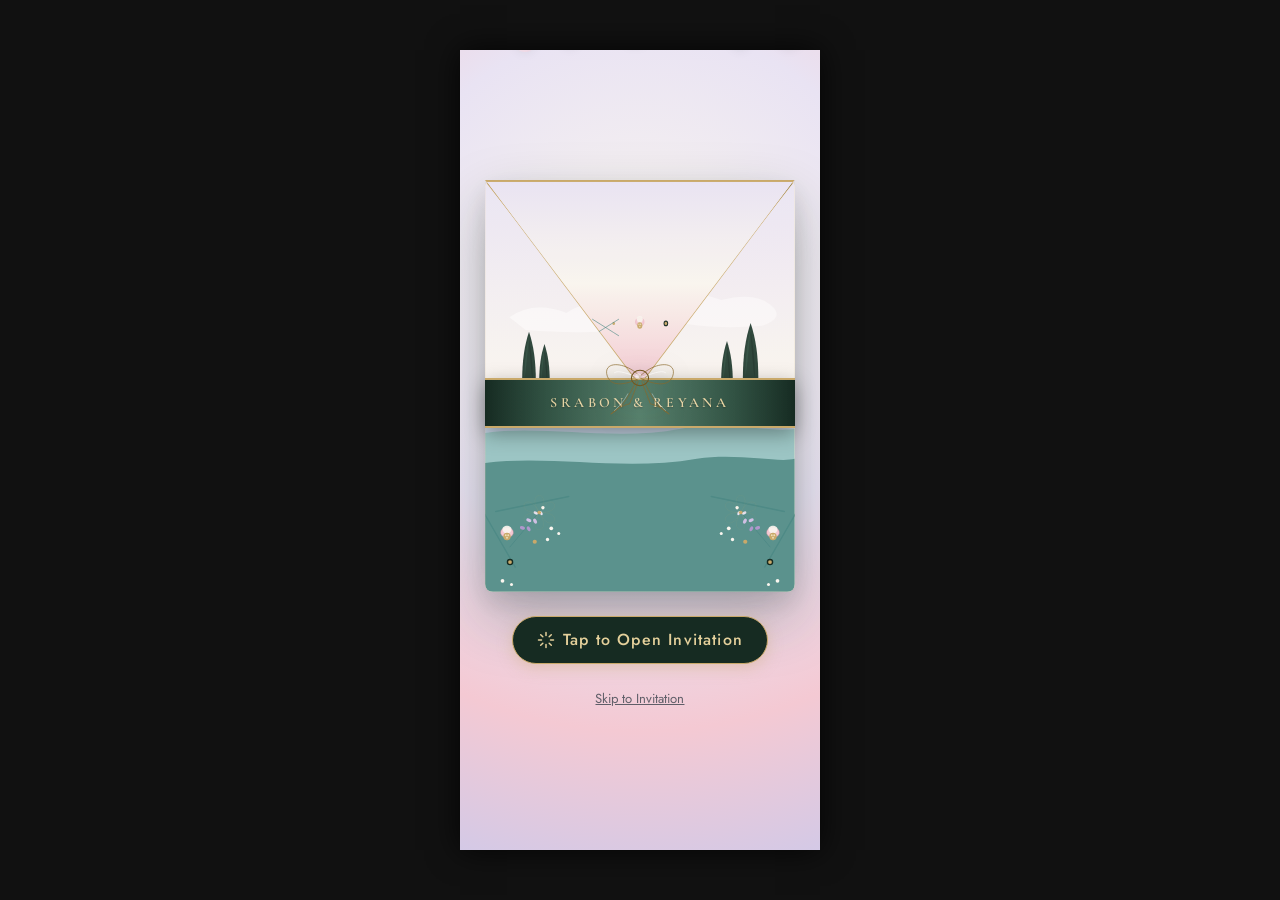
<file: mobile_test.html>
<!DOCTYPE html>
<html lang="en">
<head>
<meta charset="UTF-8">
<style>
  html, body {
    margin: 0;
    padding: 0;
    background: #111;
    display: flex;
    justify-content: center;
    align-items: center;
    width: 100vw;
    height: 100vh;
    overflow: hidden;
  }
  iframe {
    border: none;
    background: #FAF6EF;
    box-shadow: 0 0 30px rgba(0,0,0,0.8);
  }
</style>
</head>
<body>
<iframe id="mobile-view" src="about:blank"></iframe>
<script>
  (function() {
    const params = new URLSearchParams(window.location.search);
    const w = params.get('w') || '360';
    const h = params.get('h') || '800';
    const state = params.get('state') || '';
    const time = params.get('time') || '';
    const guest = params.get('guest') || '';
    
    const frame = document.getElementById('mobile-view');
    frame.style.width = w + 'px';
    frame.style.height = h + 'px';

    const q = [];
    if (state) q.push('state=' + encodeURIComponent(state));
    if (time !== '') q.push('time=' + encodeURIComponent(time));
    if (guest) q.push('guest=' + encodeURIComponent(guest));
    
    const src = 'index.html' + (q.length ? '?' + q.join('&') : '');

    frame.onload = function() {
      try {
        const doc = frame.contentDocument || frame.contentWindow.document;
        const win = frame.contentWindow;

        let targetId = "";
        if (state === "countdown") targetId = "countdown-section";
        else if (state === "story") targetId = "story-section";
        else if (state === "reception") targetId = "reception-section";
        else if (state === "timeline") targetId = "timeline-section";
        else if (state === "families") targetId = "families-section";
        else if (state === "venue") targetId = "venue-section";
        else if (state === "footer") targetId = "footer";

        if (targetId) {
          const el = doc.getElementById(targetId);
          if (el) {
            const top = el.offsetTop;
            win.scrollTo(0, top);
            doc.documentElement.scrollTop = top;
            doc.body.scrollTop = top;
          }
        }
      } catch (e) {
        console.error(e);
      }
    };

    frame.src = src;
  })();
</script>
</body>
</html>
</file>
<file: style.css>
/* ==========================================================================
   Romantic Mediterranean Wedding Reception Invitation - Stylesheet
   Srabon & Reyana
   ========================================================================== */

/* --------------------------------------------------------------------------
   CSS Variables / Design System Tokens
   -------------------------------------------------------------------------- */
:root {
  /* Romantic Mediterranean Palette */
  --color-ivory: #FAF6EF;
  --color-lavender-mist: #E9E3F3;
  --color-blush: #F4C9D3;
  --color-dusty-blue: #A9C4DE;
  --color-sea-teal: #8DC1BE;
  --color-sea-teal-deep: #4E8A86;
  --color-forest: #1F3A2E;
  --color-deep-green: #162B22;
  --color-deep-green-glow: #1F3B2E;
  --color-gold: #C9A96A;
  --color-gold-light: #E4D09B;
  --color-gold-dark: #9F7E41;
  --color-gold-gradient: linear-gradient(135deg, #DFCA95 0%, #C9A96A 50%, #9F7E41 100%);
  --color-silk-gradient: linear-gradient(90deg, #162B22 0%, #254838 20%, #3B6B54 50%, #254838 80%, #162B22 100%);
  --color-ink: #2B2A33;
  --color-ink-muted: #5F5E68;
  --color-ink-light: #8E8D99;

  /* Typography */
  --font-heading: 'Cormorant Garamond', Georgia, 'Times New Roman', serif;
  --font-body: 'Jost', system-ui, -apple-system, BlinkMacSystemFont, 'Segoe UI', Roboto, sans-serif;

  /* Radii */
  --radius-xs: 4px;
  --radius-sm: 8px;
  --radius-md: 16px;
  --radius-lg: 24px;
  --radius-full: 9999px;

  /* Shadows */
  --shadow-subtle: 0 4px 20px rgba(43, 42, 51, 0.06);
  --shadow-card: 0 10px 30px rgba(43, 42, 51, 0.08), 0 1px 3px rgba(43, 42, 51, 0.04);
  --shadow-envelope: 0 25px 60px rgba(22, 43, 34, 0.28), 0 10px 24px rgba(43, 42, 51, 0.12);
  --shadow-gold: 0 4px 15px rgba(201, 169, 106, 0.35);

  /* Easings */
  --ease-smooth: cubic-bezier(0.25, 1, 0.5, 1);
  --ease-out-cubic: cubic-bezier(0.215, 0.61, 0.355, 1);
  --ease-in-out-cubic: cubic-bezier(0.645, 0.045, 0.355, 1);
  --ease-spring: cubic-bezier(0.175, 0.885, 0.32, 1.275);
}

/* --------------------------------------------------------------------------
   Reset & Base Styles
   -------------------------------------------------------------------------- */
*, *::before, *::after {
  box-sizing: border-box;
  margin: 0;
  padding: 0;
}

html {
  font-size: 16px;
  scroll-behavior: smooth;
  -webkit-text-size-adjust: 100%;
  background-color: var(--color-deep-green);
  scrollbar-width: none;
  -ms-overflow-style: none;
}

html::-webkit-scrollbar, body::-webkit-scrollbar {
  display: none;
}

body {
  font-family: var(--font-body);
  color: var(--color-ink);
  background-color: var(--color-ivory);
  line-height: 1.6;
  min-height: 100vh;
  min-height: 100dvh;
  overflow-x: hidden;
  position: relative;
  -webkit-font-smoothing: antialiased;
  -moz-osx-font-smoothing: grayscale;
}

/* Paper Grain Texture (Static inline SVG feTurbulence, rendered once) */
body::before {
  content: "";
  position: fixed;
  top: 0;
  left: 0;
  width: 100%;
  height: 100%;
  pointer-events: none;
  z-index: 999;
  opacity: 0.038;
  background-image: url("data:image/svg+xml,%3Csvg viewBox='0 0 200 200' xmlns='http://www.w3.org/2000/svg'%3E%3Cfilter id='noiseFilter'%3E%3CfeTurbulence type='fractalNoise' baseFrequency='0.85' numOctaves='3' stitchTiles='stitch'/%3E%3C/filter%3E%3Crect width='100%25' height='100%25' filter='url(%23noiseFilter)'/%3E%3C/svg%3E");
  background-repeat: repeat;
}

/* Desktop Presentation Wrapper: Centered mobile container */
.page-stage {
  width: 100%;
  min-height: 100dvh;
  display: flex;
  justify-content: center;
  align-items: stretch;
  background: radial-gradient(circle at 50% 20%, #1F3A2E 0%, #162B22 100%);
}

#main-wrapper {
  width: 100%;
  max-width: 480px;
  background-color: var(--color-ivory);
  position: relative;
  min-height: 100dvh;
  box-shadow: 0 0 60px rgba(0, 0, 0, 0.45);
  overflow-x: hidden;
  display: flex;
  flex-direction: column;
}

/* Typography Base */
h1, h2, h3, h4, .serif-font {
  font-family: var(--font-heading);
  font-weight: 600;
  line-height: 1.2;
  letter-spacing: 0.02em;
}

p, span, li, button, input, select, textarea {
  font-family: var(--font-body);
  font-size: 1rem;
}

a {
  color: inherit;
  text-decoration: none;
}

button {
  cursor: pointer;
  border: none;
  background: none;
  font: inherit;
}

img, svg {
  display: block;
  max-width: 100%;
}

/* --------------------------------------------------------------------------
   Floating Audio Toggle
   -------------------------------------------------------------------------- */
.music-toggle {
  position: fixed;
  top: max(16px, env(safe-area-inset-top));
  right: max(16px, env(safe-area-inset-right));
  z-index: 950;
  width: 44px;
  height: 44px;
  border-radius: var(--radius-full);
  background: rgba(250, 246, 239, 0.88);
  backdrop-filter: blur(8px);
  -webkit-backdrop-filter: blur(8px);
  border: 1px solid var(--color-gold);
  color: var(--color-deep-green);
  box-shadow: var(--shadow-gold);
  display: flex;
  align-items: center;
  justify-content: center;
  transition: transform 0.3s var(--ease-spring), background-color 0.3s ease;
}

.music-toggle:hover, .music-toggle:focus-visible {
  transform: scale(1.08);
  background: var(--color-ivory);
}

.music-toggle.is-playing svg {
  animation: musicRotate 4s linear infinite;
}

.music-toggle.hidden {
  display: none !important;
}

@keyframes musicRotate {
  from { transform: rotate(0deg); }
  to { transform: rotate(360deg); }
}

/* --------------------------------------------------------------------------
   SECTION 1: 3D ENVELOPE INTRO (Luxury Painted Wedding Envelope)
   -------------------------------------------------------------------------- */
#envelope-overlay {
  position: fixed;
  top: 0;
  left: 0;
  width: 100vw;
  height: 100dvh;
  z-index: 1000;
  background: radial-gradient(circle at 50% 30%, #FAF6EF 0%, #E9E3F3 45%, #F4C9D3 75%, #D4C9E6 100%);
  display: flex;
  flex-direction: column;
  justify-content: center;
  align-items: center;
  padding: env(safe-area-inset-top) env(safe-area-inset-right) env(safe-area-inset-bottom) env(safe-area-inset-left);
  transition: opacity 0.8s var(--ease-out-cubic);
  overflow: hidden;
}

#envelope-overlay.envelope-opened {
  opacity: 0;
  pointer-events: none;
}

/* Slow Drifting Background Petals behind Envelope */
.envelope-bg-petals {
  position: absolute;
  inset: 0;
  pointer-events: none;
  overflow: hidden;
  z-index: 1;
}

.envelope-drift-petal {
  position: absolute;
  background: radial-gradient(circle at 35% 35%, #FFFFFF 0%, #F4C9D3 80%, #E29CAE 100%);
  border-radius: 60% 0 60% 60%;
  opacity: 0.55;
  filter: drop-shadow(0 2px 5px rgba(22, 43, 34, 0.1));
  animation: driftPetalSlow linear infinite;
}

.envelope-drift-petal.p1 { top: -20px; left: 15%; width: 22px; height: 22px; animation-duration: 14s; }
.envelope-drift-petal.p2 { top: -30px; left: 45%; width: 26px; height: 26px; animation-duration: 18s; animation-delay: 2s; }
.envelope-drift-petal.p3 { top: -20px; left: 75%; width: 20px; height: 20px; animation-duration: 16s; animation-delay: 5s; }
.envelope-drift-petal.p4 { top: -25px; left: 88%; width: 24px; height: 24px; animation-duration: 15s; animation-delay: 8s; }
.envelope-drift-petal.p5 { top: -20px; left: 28%; width: 18px; height: 18px; animation-duration: 17s; animation-delay: 4s; }

@keyframes driftPetalSlow {
  0% { transform: translateY(0) rotate(0deg) translateX(0); opacity: 0; }
  20% { opacity: 0.65; }
  85% { opacity: 0.65; }
  100% { transform: translateY(105vh) rotate(360deg) translateX(40px); opacity: 0; }
}

.envelope-stage {
  perspective: 1200px;
  width: min(86vw, 360px);
  height: calc(min(86vw, 360px) * 1.33);
  position: relative;
  display: flex;
  justify-content: center;
  align-items: center;
  margin: 0 auto;
  z-index: 2;
}

#envelope-container {
  width: 100%;
  height: 100%;
  position: relative;
  transform-style: preserve-3d;
  box-shadow: var(--shadow-envelope);
  border-radius: var(--radius-sm);
  cursor: pointer;
  animation: idleEnvelopeFloat 4.5s ease-in-out infinite;
  user-select: none;
  -webkit-tap-highlight-color: transparent;
}

@keyframes idleEnvelopeFloat {
  0%, 100% {
    transform: translateY(0px) rotate(0deg);
  }
  50% {
    transform: translateY(-8px) rotate(-0.5deg);
  }
}

/* Layer 1 (Back Base & Lining) */
.envelope-back {
  position: absolute;
  inset: 0;
  background: linear-gradient(145deg, #FAF6EF 0%, #F0E8DC 100%);
  border-radius: var(--radius-sm);
  overflow: hidden;
  border: 1px solid rgba(201, 169, 106, 0.4);
}

.envelope-lining {
  position: absolute;
  top: 0;
  left: 0;
  right: 0;
  height: 60%;
  background: linear-gradient(135deg, #162B22 0%, #1F3A2E 100%);
  border-bottom: 2px solid var(--color-gold);
}

.lining-pattern {
  width: 100%;
  height: 100%;
  opacity: 0.35;
}

/* Layer 2: Invitation Card (Miniature replica of Hero Section for FLIP transition) */
#envelope-card {
  position: absolute;
  top: 8%;
  left: 5%;
  width: 90%;
  height: 86%;
  background: var(--color-ivory);
  border-radius: var(--radius-sm);
  border: 1px solid var(--color-gold);
  box-shadow: 0 8px 24px rgba(43, 42, 51, 0.12);
  display: flex;
  flex-direction: column;
  justify-content: center;
  align-items: center;
  text-align: center;
  padding: 1.2rem 0.8rem;
  z-index: 2;
  transform: translateY(0);
  will-change: transform, opacity;
  overflow: hidden;
}

.envelope-card-inner {
  border: 1px dashed rgba(201, 169, 106, 0.7);
  padding: 1rem 0.6rem;
  width: 100%;
  height: 100%;
  display: flex;
  flex-direction: column;
  justify-content: center;
  align-items: center;
  gap: 0.35rem;
  position: relative;
}

.card-mini-corner {
  position: absolute;
  width: 32px;
  height: 32px;
  pointer-events: none;
}

.card-corner-tl { top: 4px; left: 4px; }
.card-corner-tr { top: 4px; right: 4px; transform: scaleX(-1); }

.envelope-card-monogram {
  width: 48px;
  height: 48px;
  color: var(--color-gold);
}

.envelope-card-opening {
  font-size: 0.72rem;
  letter-spacing: 0.16em;
  text-transform: uppercase;
  color: var(--color-ink-muted);
}

.envelope-card-names {
  font-family: var(--font-heading);
  font-size: 1.55rem;
  color: var(--color-deep-green);
  line-height: 1.1;
  font-weight: 700;
}

.envelope-card-divider {
  display: inline-flex;
  align-items: center;
  gap: 0.4rem;
  margin: 0.1rem 0;
}

.card-line {
  width: 20px;
  height: 1px;
  background: var(--color-gold);
}

.card-event-badge {
  font-size: 0.75rem;
  letter-spacing: 0.14em;
  text-transform: uppercase;
  color: var(--color-gold-dark);
  font-weight: 600;
}

.envelope-card-date {
  font-size: 0.82rem;
  font-weight: 600;
  color: var(--color-deep-green);
}

.envelope-card-venue {
  font-size: 0.75rem;
  color: var(--color-ink-muted);
}

/* Layer 3: Front Pocket with V-neck Opening and Overlapping Florals */
.envelope-pocket {
  position: absolute;
  top: 0;
  left: 0;
  width: 100%;
  height: 100%;
  background: linear-gradient(160deg, #FAF6EF 0%, #F5EDE0 100%);
  clip-path: polygon(0% 100%, 0% 0%, 50% 48%, 100% 0%, 100% 100%);
  -webkit-clip-path: polygon(0% 100%, 0% 0%, 50% 48%, 100% 0%, 100% 100%);
  z-index: 3;
  border-radius: var(--radius-sm);
  box-shadow: 0 -4px 15px rgba(22, 43, 34, 0.08);
  overflow: hidden;
}

.pocket-artwork {
  position: absolute;
  inset: 0;
  width: 100%;
  height: 100%;
  opacity: 0.92;
}

/* Large Lush Floral Clusters Overlapping Corners of Body & Pocket */
.pocket-floral-cluster {
  position: absolute;
  bottom: -15px;
  pointer-events: none;
  z-index: 4;
}

.pocket-floral-left {
  left: -20px;
}

.pocket-floral-right {
  right: -20px;
}

/* Layer 4: Triangular Top Flap */
#envelope-flap {
  position: absolute;
  top: 0;
  left: 0;
  width: 100%;
  height: 50%;
  z-index: 4;
  transform-origin: top center;
  transform-style: preserve-3d;
  will-change: transform;
}

.flap-front {
  position: absolute;
  inset: 0;
  background: linear-gradient(175deg, #FAF6EF 0%, #EDE4D4 100%);
  clip-path: polygon(0% 0%, 100% 0%, 50% 100%);
  -webkit-clip-path: polygon(0% 0%, 100% 0%, 50% 100%);
  backface-visibility: hidden;
  -webkit-backface-visibility: hidden;
  border-top: 1px solid var(--color-gold);
  filter: drop-shadow(0 4px 10px rgba(43, 42, 51, 0.12));
  overflow: hidden;
}

.flap-artwork {
  width: 100%;
  height: 100%;
  opacity: 0.95;
}

.flap-back {
  position: absolute;
  inset: 0;
  background: linear-gradient(135deg, #162B22 0%, #1F3A2E 100%);
  clip-path: polygon(0% 0%, 100% 0%, 50% 100%);
  -webkit-clip-path: polygon(0% 0%, 100% 0%, 50% 100%);
  transform: rotateY(180deg) rotateZ(180deg);
  backface-visibility: hidden;
  -webkit-backface-visibility: hidden;
  border: 1px solid var(--color-gold);
}

/* Layer 5: Wide Silk Belly Band with Sheen */
#envelope-bellyband {
  position: absolute;
  top: 48%;
  left: 0;
  width: 100%;
  height: 50px;
  background: var(--color-silk-gradient);
  border-top: 2px solid var(--color-gold);
  border-bottom: 2px solid var(--color-gold);
  z-index: 5;
  box-shadow: 0 6px 20px rgba(0, 0, 0, 0.35);
  display: flex;
  align-items: center;
  justify-content: center;
  will-change: transform, opacity;
  overflow: hidden;
}

.bellyband-silk-sheen {
  position: absolute;
  inset: 0;
  background: linear-gradient(90deg, transparent 0%, rgba(255,255,255,0.15) 50%, transparent 100%);
  pointer-events: none;
}

.bellyband-text {
  font-family: var(--font-heading);
  color: var(--color-gold-light);
  font-size: 0.88rem;
  letter-spacing: 0.24em;
  text-transform: uppercase;
  font-weight: 600;
  text-shadow: 0 1px 2px rgba(0, 0, 0, 0.4);
}

/* Layer 6: Detailed Satin Ribbon Bow */
#envelope-bow {
  position: absolute;
  top: 48%;
  left: 50%;
  transform: translate(-50%, -50%);
  width: 86px;
  height: 86px;
  z-index: 6;
  filter: drop-shadow(0 6px 14px rgba(22, 43, 34, 0.35));
  will-change: transform, opacity;
  animation: bowShimmer 3s ease-in-out infinite;
}

@keyframes bowShimmer {
  0%, 100% {
    filter: drop-shadow(0 4px 10px rgba(201, 169, 106, 0.4));
  }
  50% {
    filter: drop-shadow(0 6px 20px rgba(201, 169, 106, 0.85));
  }
}

/* Envelope Controls (Below Envelope) */
.envelope-controls {
  margin-top: 1.5rem;
  display: flex;
  flex-direction: column;
  align-items: center;
  gap: 0.75rem;
  z-index: 2;
}

#envelope-hint {
  display: inline-flex;
  align-items: center;
  gap: 0.5rem;
  padding: 0.65rem 1.5rem;
  background: var(--color-deep-green);
  color: var(--color-gold-light);
  border: 1px solid var(--color-gold);
  border-radius: var(--radius-full);
  font-size: 0.92rem;
  font-weight: 500;
  letter-spacing: 0.08em;
  box-shadow: var(--shadow-gold);
  animation: pulseHint 2.2s infinite ease-in-out;
  cursor: pointer;
  min-height: 44px;
}

@keyframes pulseHint {
  0%, 100% {
    transform: scale(1);
    box-shadow: 0 4px 15px rgba(201, 169, 106, 0.3);
  }
  50% {
    transform: scale(1.05);
    box-shadow: 0 6px 22px rgba(201, 169, 106, 0.65);
  }
}

.skip-btn {
  font-size: 0.82rem;
  color: var(--color-ink-muted);
  text-decoration: underline;
  padding: 0.4rem;
  min-height: 44px;
  display: inline-flex;
  align-items: center;
}

/* --------------------------------------------------------------------------
   SECTION 2: HERO SECTION
   -------------------------------------------------------------------------- */
.hero-section {
  position: relative;
  min-height: 92vh;
  display: flex;
  flex-direction: column;
  justify-content: center;
  align-items: center;
  text-align: center;
  padding: 4rem 1.5rem 3rem;
  background: radial-gradient(circle at 50% 10%, #FAF6EF 0%, #F5EDE2 50%, #E9E3F3 100%);
  overflow: hidden;
}

/* Floating Petals Canvas / Container */
#petals-container {
  position: absolute;
  inset: 0;
  pointer-events: none;
  z-index: 2;
  overflow: hidden;
}

.falling-petal {
  position: absolute;
  top: -40px;
  pointer-events: none;
  will-change: transform;
  animation: petalFall linear infinite;
}

@keyframes petalFall {
  0% {
    transform: translateY(0) rotate(0deg) translateX(0);
    opacity: 0;
  }
  15% {
    opacity: 0.85;
  }
  90% {
    opacity: 0.85;
  }
  100% {
    transform: translateY(105vh) rotate(540deg) translateX(35px);
    opacity: 0;
  }
}

.petals-paused .falling-petal {
  animation-play-state: paused !important;
}

/* Floral Corner Frames */
.hero-corner-frame {
  position: absolute;
  width: 120px;
  height: 120px;
  pointer-events: none;
  z-index: 1;
}

.hero-corner-tl { top: 10px; left: 10px; }
.hero-corner-tr { top: 10px; right: 10px; transform: scaleX(-1); }
.hero-corner-bl { bottom: 10px; left: 10px; transform: scaleY(-1); }
.hero-corner-br { bottom: 10px; right: 10px; transform: scale(-1); }

.draw-path {
  stroke-dasharray: 600;
  stroke-dashoffset: 600;
  transition: stroke-dashoffset 2s var(--ease-out-cubic);
}

.drawn .draw-path, .hero-section.is-visible .draw-path {
  stroke-dashoffset: 0;
}

/* Hero Content */
.hero-content {
  position: relative;
  z-index: 3;
  display: flex;
  flex-direction: column;
  align-items: center;
  max-width: 420px;
  gap: 1.1rem;
}

.guest-greeting-pill {
  display: inline-block;
  padding: 0.35rem 1.1rem;
  background: rgba(233, 227, 243, 0.7);
  border: 1px solid rgba(201, 169, 106, 0.5);
  border-radius: var(--radius-full);
  font-size: 0.88rem;
  color: var(--color-deep-green);
  font-weight: 500;
  letter-spacing: 0.05em;
  margin-bottom: 0.3rem;
}

.guest-greeting-pill.hidden {
  display: none !important;
}

.hero-opening {
  font-size: 0.95rem;
  letter-spacing: 0.2em;
  text-transform: uppercase;
  color: var(--color-ink-muted);
  font-weight: 500;
}

.hero-names-group {
  display: flex;
  flex-direction: column;
  align-items: center;
}

.couple-name {
  font-family: var(--font-heading);
  font-size: 2.6rem;
  color: var(--color-deep-green);
  line-height: 1.15;
  font-weight: 600;
  letter-spacing: 0.03em;
}

.hero-event-badge {
  display: inline-flex;
  align-items: center;
  gap: 0.6rem;
  margin-top: 0.3rem;
}

.badge-line {
  width: 32px;
  height: 1px;
  background: var(--color-gold);
}

.hero-event-title {
  font-size: 1rem;
  letter-spacing: 0.25em;
  text-transform: uppercase;
  color: var(--color-gold-dark);
  font-weight: 600;
}

.hero-details-box {
  margin-top: 0.5rem;
  display: flex;
  flex-direction: column;
  gap: 0.25rem;
  font-size: 1rem;
  color: var(--color-ink);
}

.hero-date {
  font-weight: 600;
  color: var(--color-deep-green);
  font-size: 1.15rem;
}

.hero-venue {
  color: var(--color-ink-muted);
  font-size: 0.98rem;
}

.hero-floral-divider {
  margin: 0.5rem 0;
  opacity: 0.9;
}

.hero-scroll-indicator {
  margin-top: 1.8rem;
  display: flex;
  flex-direction: column;
  align-items: center;
  gap: 0.4rem;
  color: var(--color-gold-dark);
  font-size: 0.8rem;
  letter-spacing: 0.15em;
  text-transform: uppercase;
  opacity: 0.8;
  animation: bounceIndicator 2.2s infinite ease-in-out;
}

@keyframes bounceIndicator {
  0%, 100% { transform: translateY(0); }
  50% { transform: translateY(6px); }
}

/* --------------------------------------------------------------------------
   SECTION 3: COUNTDOWN TIMER
   -------------------------------------------------------------------------- */
.countdown-section {
  position: relative;
  background: var(--color-ivory);
  padding: 3rem 1.5rem 2rem;
  text-align: center;
}

.section-label {
  font-size: 0.8rem;
  letter-spacing: 0.2em;
  text-transform: uppercase;
  color: var(--color-gold-dark);
  margin-bottom: 0.4rem;
  font-weight: 600;
}

.section-title {
  font-size: 1.85rem;
  color: var(--color-deep-green);
  margin-bottom: 1.8rem;
}

.countdown-grid {
  display: grid;
  grid-template-columns: repeat(4, 1fr);
  gap: 0.6rem;
  max-width: 380px;
  margin: 0 auto;
}

.countdown-card {
  background: #FFF;
  border: 1px solid rgba(201, 169, 106, 0.4);
  border-radius: var(--radius-md);
  padding: 0.9rem 0.3rem;
  box-shadow: var(--shadow-subtle);
  display: flex;
  flex-direction: column;
  align-items: center;
  position: relative;
  overflow: hidden;
}

.countdown-card::before {
  content: "";
  position: absolute;
  top: 0;
  left: 0;
  right: 0;
  height: 3px;
  background: var(--color-gold-gradient);
}

.digit-box {
  height: 2.4rem;
  overflow: hidden;
  position: relative;
  display: flex;
  align-items: center;
  justify-content: center;
}

.digit-value {
  font-family: var(--font-heading);
  font-size: 1.9rem;
  font-weight: 700;
  color: var(--color-deep-green);
  line-height: 1;
  display: inline-block;
  will-change: transform, opacity;
  transition: transform 0.35s var(--ease-spring), opacity 0.35s ease;
}

.digit-value.flipping {
  transform: translateY(-8px);
  opacity: 0.4;
}

.countdown-label {
  font-size: 0.72rem;
  letter-spacing: 0.12em;
  text-transform: uppercase;
  color: var(--color-ink-muted);
  margin-top: 0.4rem;
  font-weight: 500;
}

#countdown-message {
  margin-top: 1.2rem;
  font-size: 1.1rem;
  font-family: var(--font-heading);
  color: var(--color-gold-dark);
}

.section-floral-divider {
  display: flex;
  justify-content: center;
  margin: 1.5rem 0;
  opacity: 0.9;
}

/* --------------------------------------------------------------------------
   SECTION 4: OUR STORY (Parallax Clouds)
   -------------------------------------------------------------------------- */
.story-section {
  position: relative;
  background: linear-gradient(180deg, #E9E3F3 0%, #FAF6EF 100%);
  padding: 4rem 1.5rem;
  overflow: hidden;
}

.cloud-layer {
  position: absolute;
  width: 140%;
  left: -20%;
  pointer-events: none;
  opacity: 0.45;
  will-change: transform;
}

.cloud-layer-1 { top: 2%; }
.cloud-layer-2 { top: 35%; opacity: 0.35; }
.cloud-layer-3 { bottom: 5%; opacity: 0.5; }

.story-container {
  position: relative;
  z-index: 2;
  max-width: 420px;
  margin: 0 auto;
  text-align: center;
  background: rgba(250, 246, 239, 0.88);
  backdrop-filter: blur(8px);
  -webkit-backdrop-filter: blur(8px);
  border: 1px solid rgba(201, 169, 106, 0.4);
  border-radius: var(--radius-lg);
  padding: 2.2rem 1.4rem;
  box-shadow: var(--shadow-card);
}

.story-tagline {
  font-style: italic;
  font-family: var(--font-heading);
  font-size: 1.15rem;
  color: var(--color-gold-dark);
  margin-bottom: 1.5rem;
}

.story-paragraphs {
  display: flex;
  flex-direction: column;
  gap: 1.1rem;
  text-align: left;
}

.story-p {
  font-size: 0.98rem;
  line-height: 1.7;
  color: var(--color-ink);
  opacity: 0;
  transform: translateY(20px);
  transition: opacity 0.8s var(--ease-out-cubic), transform 0.8s var(--ease-out-cubic);
}

.story-p.is-revealed {
  opacity: 1;
  transform: translateY(0);
}

/* --------------------------------------------------------------------------
   SVG WAVE DIVIDERS (Transitions between Light and Dark Sections)
   -------------------------------------------------------------------------- */
.wave-divider {
  width: 100%;
  overflow: hidden;
  line-height: 0;
  margin-bottom: -1px;
}

.wave-divider svg {
  position: relative;
  display: block;
  width: 100%;
  height: 48px;
}

.wave-to-dark path { fill: var(--color-deep-green); }
.wave-to-light path { fill: var(--color-deep-green); }

/* --------------------------------------------------------------------------
   SECTION 5: THE RECEPTION (Dark Deep Green, Gold Frame & Botanical Accents)
   -------------------------------------------------------------------------- */
.reception-section {
  position: relative;
  background: var(--color-deep-green);
  color: var(--color-ivory);
  padding: 4.5rem 1.5rem 3rem;
  text-align: center;
  overflow: hidden;
}

.reception-frame-wrapper {
  position: relative;
  max-width: 420px;
  margin: 0 auto;
  padding: 2.5rem 1.5rem;
  border-radius: var(--radius-md);
  background: rgba(31, 58, 46, 0.45);
  box-shadow: 0 10px 40px rgba(0, 0, 0, 0.3);
}

.reception-gold-frame-svg {
  position: absolute;
  inset: 0;
  width: 100%;
  height: 100%;
  pointer-events: none;
}

.reception-gold-frame-svg rect,
.reception-gold-frame-svg path {
  stroke: var(--color-gold);
  stroke-width: 1.5;
  fill: none;
  stroke-dasharray: 1200;
  stroke-dashoffset: 1200;
  transition: stroke-dashoffset 2.2s var(--ease-out-cubic);
}

.reception-section.is-visible .reception-gold-frame-svg rect,
.reception-section.is-visible .reception-gold-frame-svg path {
  stroke-dashoffset: 0;
}

.reception-section .section-label { color: var(--color-gold-light); }
.reception-section .section-title { color: var(--color-ivory); margin-bottom: 1.8rem; }

.reception-meta-card {
  display: flex;
  flex-direction: column;
  gap: 1.2rem;
  margin-bottom: 2rem;
}

.reception-meta-item {
  display: flex;
  flex-direction: column;
  align-items: center;
  gap: 0.3rem;
}

.meta-icon-badge {
  width: 44px;
  height: 44px;
  color: var(--color-gold);
  margin-bottom: 0.2rem;
}

.meta-title {
  font-family: var(--font-heading);
  font-size: 1.35rem;
  color: var(--color-gold-light);
}

.meta-subtitle {
  font-size: 0.95rem;
  color: #D6E4DC;
  max-width: 300px;
}

.reception-btn-group {
  display: flex;
  flex-direction: column;
  gap: 0.8rem;
  margin-top: 1.5rem;
}

.btn-gold {
  display: inline-flex;
  align-items: center;
  justify-content: center;
  gap: 0.6rem;
  background: var(--color-gold-gradient);
  color: var(--color-deep-green);
  font-weight: 600;
  padding: 0.85rem 1.5rem;
  border-radius: var(--radius-full);
  min-height: 48px;
  box-shadow: var(--shadow-gold);
  transition: transform 0.25s var(--ease-spring), filter 0.25s ease;
  font-size: 0.95rem;
  letter-spacing: 0.05em;
}

.btn-gold:hover, .btn-gold:focus-visible {
  transform: translateY(-2px);
  filter: brightness(1.08);
}

.btn-outline-gold {
  display: inline-flex;
  align-items: center;
  justify-content: center;
  gap: 0.6rem;
  background: transparent;
  color: var(--color-gold-light);
  border: 1px solid var(--color-gold);
  font-weight: 500;
  padding: 0.8rem 1.4rem;
  border-radius: var(--radius-full);
  min-height: 48px;
  transition: background-color 0.25s ease, transform 0.25s var(--ease-spring);
  font-size: 0.92rem;
}

.btn-outline-gold:hover, .btn-outline-gold:focus-visible {
  background: rgba(201, 169, 106, 0.15);
  transform: translateY(-2px);
}

.reception-bottom-botanical {
  display: flex;
  justify-content: center;
  margin-top: 2rem;
  opacity: 0.9;
}

/* --------------------------------------------------------------------------
   SECTION 6: EVENING TIMELINE
   -------------------------------------------------------------------------- */
.timeline-section {
  position: relative;
  background: var(--color-ivory);
  padding: 4.5rem 1.5rem;
}

.timeline-container {
  position: relative;
  max-width: 420px;
  margin: 2.5rem auto 0;
}

.timeline-spine {
  position: absolute;
  top: 10px;
  bottom: 20px;
  left: 28px;
  width: 2px;
  background: rgba(201, 169, 106, 0.25);
  transform-origin: top center;
}

.timeline-progress-line {
  position: absolute;
  top: 0;
  left: 0;
  width: 100%;
  height: 100%;
  background: var(--color-gold);
  transform-origin: top center;
  transform: scaleY(0);
  transition: transform 0.2s linear;
}

.timeline-items-list {
  display: flex;
  flex-direction: column;
  gap: 2.2rem;
  position: relative;
  z-index: 2;
}

.timeline-item {
  display: flex;
  align-items: flex-start;
  gap: 1.2rem;
  padding-left: 0.5rem;
}

.timeline-node-icon {
  width: 48px;
  height: 48px;
  min-width: 48px;
  border-radius: var(--radius-full);
  background: #FFF;
  border: 2px solid var(--color-gold);
  color: var(--color-gold-dark);
  box-shadow: var(--shadow-subtle);
  display: flex;
  align-items: center;
  justify-content: center;
  padding: 10px;
  z-index: 3;
  transition: transform 0.4s var(--ease-spring), border-color 0.4s ease;
}

.timeline-item.is-passed .timeline-node-icon {
  background: var(--color-gold);
  color: var(--color-deep-green);
  transform: scale(1.08);
}

.timeline-content-card {
  background: #FFF;
  border: 1px solid rgba(201, 169, 106, 0.35);
  border-radius: var(--radius-md);
  padding: 1rem 1.2rem;
  flex: 1;
  box-shadow: var(--shadow-subtle);
}

.timeline-time-badge {
  display: inline-block;
  font-size: 0.75rem;
  font-weight: 600;
  letter-spacing: 0.1em;
  color: var(--color-gold-dark);
  margin-bottom: 0.2rem;
}

.timeline-item-title {
  font-family: var(--font-heading);
  font-size: 1.25rem;
  color: var(--color-deep-green);
  margin-bottom: 0.25rem;
}

.timeline-item-desc {
  font-size: 0.88rem;
  color: var(--color-ink-muted);
  line-height: 1.5;
}

/* --------------------------------------------------------------------------
   SECTION 7: OUR FAMILIES (With Full Formal Names & Floral Accents)
   -------------------------------------------------------------------------- */
.families-section {
  position: relative;
  background: var(--color-ivory);
  padding: 4rem 1.5rem;
  text-align: center;
}

.families-grid {
  display: flex;
  flex-direction: column;
  gap: 1.4rem;
  max-width: 420px;
  margin: 1.8rem auto 0;
}

.family-card {
  background: #FFF;
  border: 1px solid rgba(201, 169, 106, 0.4);
  border-radius: var(--radius-md);
  padding: 1.8rem 1.2rem;
  box-shadow: var(--shadow-subtle);
  position: relative;
  overflow: hidden;
}

.family-card-border {
  position: absolute;
  inset: 6px;
  border: 1px dashed rgba(201, 169, 106, 0.4);
  border-radius: calc(var(--radius-md) - 6px);
  pointer-events: none;
}

.family-card-floral {
  position: absolute;
  width: 44px;
  height: 44px;
  pointer-events: none;
  opacity: 0.85;
}

.family-floral-tl { top: 4px; left: 4px; }
.family-floral-tr { top: 4px; right: 4px; transform: scaleX(-1); }

.family-child-name {
  font-family: var(--font-heading);
  font-size: 1.35rem;
  color: var(--color-deep-green);
  font-weight: 700;
  margin-bottom: 0.2rem;
}

.family-relation {
  font-size: 0.8rem;
  letter-spacing: 0.15em;
  text-transform: uppercase;
  color: var(--color-gold-dark);
  margin-bottom: 0.3rem;
  font-weight: 600;
}

.family-parents-names {
  font-family: var(--font-heading);
  font-size: 1.25rem;
  color: var(--color-ink);
  line-height: 1.35;
}

/* --------------------------------------------------------------------------
   SECTION 8: VENUE & DIRECTIONS
   -------------------------------------------------------------------------- */
.venue-section {
  position: relative;
  background: linear-gradient(180deg, #FAF6EF 0%, #E9E3F3 100%);
  padding: 4rem 1.5rem;
  text-align: center;
}

.venue-card {
  max-width: 420px;
  margin: 1.5rem auto 0;
  background: #FFF;
  border: 1px solid rgba(201, 169, 106, 0.4);
  border-radius: var(--radius-lg);
  padding: 2.2rem 1.4rem;
  box-shadow: var(--shadow-card);
  display: flex;
  flex-direction: column;
  gap: 1rem;
}

.venue-title-text {
  font-family: var(--font-heading);
  font-size: 1.45rem;
  color: var(--color-deep-green);
}

.venue-address-text {
  font-size: 1rem;
  color: var(--color-ink);
  line-height: 1.6;
}

.venue-parking-box {
  background: var(--color-ivory);
  border-left: 3px solid var(--color-gold);
  padding: 0.8rem 1rem;
  border-radius: var(--radius-xs);
  text-align: left;
  font-size: 0.88rem;
  color: var(--color-ink-muted);
}

/* --------------------------------------------------------------------------
   SECTION 9: FOOTER (With Painterly Floral Wreath)
   -------------------------------------------------------------------------- */
.footer-section {
  position: relative;
  background: var(--color-ivory);
  padding: 4rem 1.5rem 3rem;
  text-align: center;
  display: flex;
  flex-direction: column;
  align-items: center;
  gap: 0.8rem;
}

.footer-wreath-box {
  margin-bottom: 0.2rem;
  opacity: 0.9;
}

.footer-thankyou {
  font-family: var(--font-heading);
  font-size: 1.6rem;
  color: var(--color-deep-green);
}

.footer-names {
  font-family: var(--font-heading);
  font-size: 1.35rem;
  color: var(--color-gold-dark);
  font-style: italic;
}

.footer-credits {
  font-size: 0.78rem;
  color: var(--color-ink-light);
  margin-top: 0.6rem;
}

/* --------------------------------------------------------------------------
   IntersectionObserver Reveal-on-Scroll Utilities
   -------------------------------------------------------------------------- */
.reveal-on-scroll {
  opacity: 0;
  transform: translateY(24px);
  will-change: opacity, transform;
  transition: opacity 0.8s var(--ease-out-cubic), transform 0.8s var(--ease-out-cubic);
}

.reveal-on-scroll.is-revealed {
  opacity: 1;
  transform: translateY(0);
}

.delay-1 { transition-delay: 0.1s; }
.delay-2 { transition-delay: 0.2s; }
.delay-3 { transition-delay: 0.3s; }
.delay-4 { transition-delay: 0.4s; }

/* --------------------------------------------------------------------------
   Accessibility: prefers-reduced-motion
   -------------------------------------------------------------------------- */
@media (prefers-reduced-motion: reduce) {
  *, *::before, *::after {
    animation-duration: 0.001ms !important;
    animation-iteration-count: 1 !important;
    transition-duration: 0.001ms !important;
    scroll-behavior: auto !important;
  }

  .reveal-on-scroll {
    opacity: 1 !important;
    transform: none !important;
  }

  .story-p {
    opacity: 1 !important;
    transform: none !important;
  }

  .draw-path, .reception-gold-frame-svg rect, .reception-gold-frame-svg path {
    stroke-dashoffset: 0 !important;
  }

  .falling-petal, .envelope-drift-petal {
    display: none !important;
  }

  .cloud-layer {
    transform: none !important;
  }

  #envelope-container {
    animation: none !important;
  }
}
</file>
